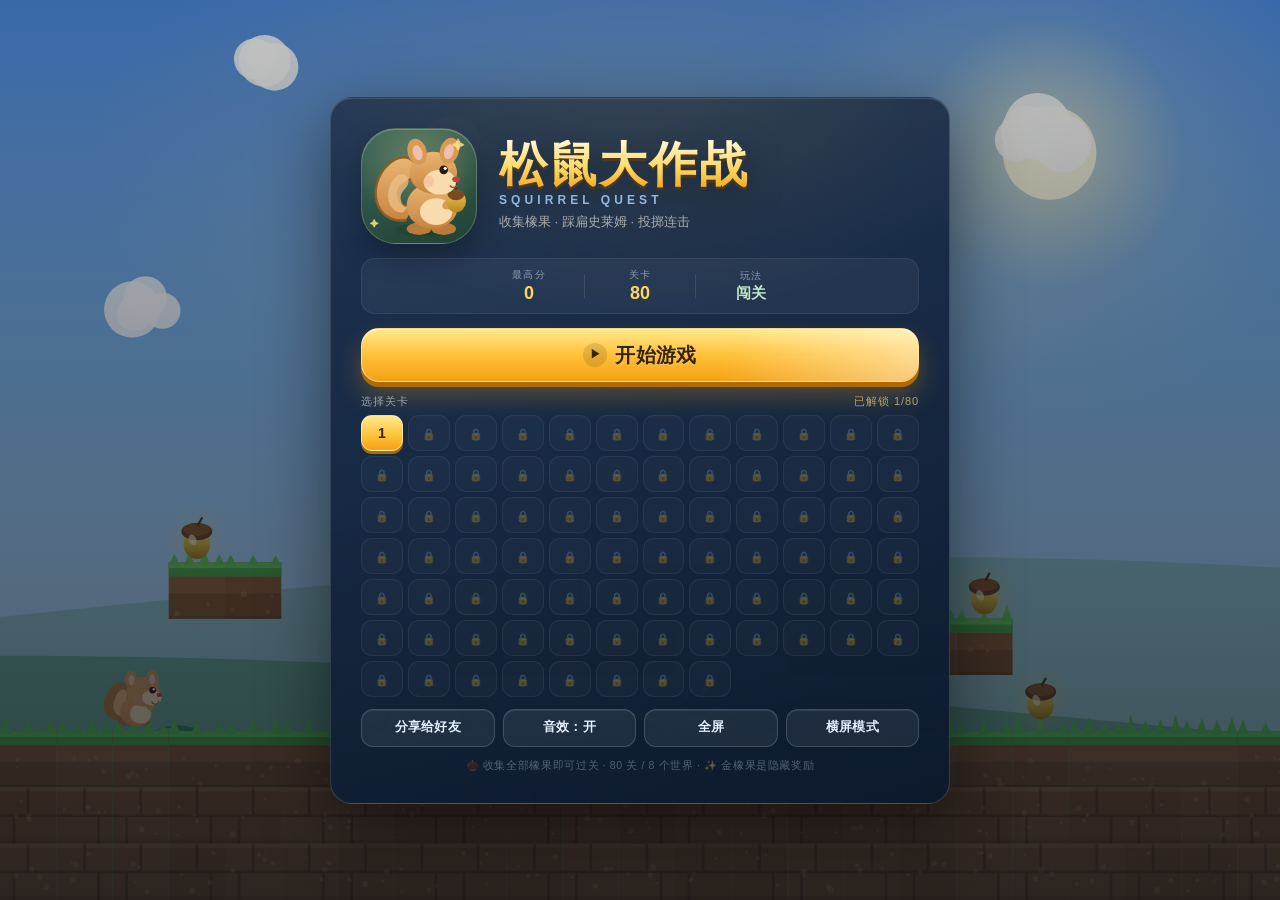
<file: web/index.html>
<!DOCTYPE html>
<html lang="zh-CN">
<head>
<meta charset="utf-8">
<meta name="viewport" content="width=device-width, initial-scale=1, maximum-scale=1, user-scalable=no, viewport-fit=cover">
<title>松鼠大作战 · Squirrel Quest</title>
<meta name="description" content="收集橡果、踩扁史莱姆、举起敌人投掷！一款可以在手机上玩的横版闯关小游戏。">
<meta name="theme-color" content="#5c8cdc">
<meta name="mobile-web-app-capable" content="yes">
<meta name="apple-mobile-web-app-capable" content="yes">
<meta name="apple-mobile-web-app-status-bar-style" content="black-translucent">
<meta name="apple-mobile-web-app-title" content="松鼠大作战">
<meta property="og:type" content="website">
<meta property="og:title" content="松鼠大作战 · Squirrel Quest">
<meta property="og:description" content="收集橡果、踩扁史莱姆、举起敌人投掷！来挑战我的分数吧。">
<meta property="og:image" content="https://squirrel.playkk.top/icons/share-card.png">
<meta property="og:url" content="https://squirrel.playkk.top/">
<link rel="canonical" href="https://squirrel.playkk.top/">
<meta property="og:image:width" content="1200">
<meta property="og:image:height" content="630">
<meta name="twitter:card" content="summary_large_image">
<link rel="manifest" href="manifest.webmanifest">
<link rel="icon" href="icons/icon.svg" type="image/svg+xml">
<link rel="icon" href="icons/icon-32.png" sizes="32x32" type="image/png">
<link rel="apple-touch-icon" href="icons/icon-180.png">
<link rel="stylesheet" href="style.css?v=7">
</head>
<body>
<div id="app">
  <canvas id="game" aria-label="松鼠大作战游戏画面"></canvas>
  <div id="damage-flash" aria-hidden="true"></div>

  <!-- ── 游戏内 HUD ─────────────────────────────────────── -->
  <header id="hud" class="is-hidden" aria-hidden="true">
    <div class="hud-group hud-left">
      <span class="hud-label">得分</span>
      <strong id="score" class="hud-score">0</strong>
    </div>
    <div class="hud-group hud-center">
      <span id="level" class="hud-level">第 1 关</span>
      <span class="acorn-chip"><span class="acorn-dot" aria-hidden="true"></span><span id="acorn-count">0/0</span></span>
      <span id="key-chip" class="key-chip is-hidden"><span class="key-dot" aria-hidden="true"></span><span id="key-count">0/0</span></span>
    </div>
    <div class="hud-group hud-right">
      <div id="hearts" class="hearts" role="img" aria-label="生命值 3"></div>
      <button id="btn-mute" class="icon-btn" type="button" aria-label="静音" aria-pressed="false">
        <svg viewBox="0 0 24 24" aria-hidden="true"><path class="ico-speaker" d="M4 9v6h4l5 4V5L8 9H4z"/><path class="ico-wave" d="M16 8.5c1 .9 1.5 2.1 1.5 3.5S17 14.6 16 15.5"/><path class="ico-wave" d="M18.5 6c1.7 1.6 2.5 3.6 2.5 6s-.8 4.4-2.5 6"/><path class="ico-x" d="M17 9l5 6M22 9l-5 6"/></svg>
      </button>
      <button id="btn-pause" class="icon-btn" type="button" aria-label="暂停">
        <svg viewBox="0 0 24 24" aria-hidden="true"><rect x="6" y="5" width="4" height="14" rx="1.5"/><rect x="14" y="5" width="4" height="14" rx="1.5"/></svg>
      </button>
    </div>
  </header>

  <!-- ── 触屏按键 ───────────────────────────────────────── -->
  <div id="touch-controls" class="is-hidden" aria-hidden="true">
    <div class="pad pad-left">
      <button class="ctrl-btn ctrl-left" data-control="left" type="button" aria-label="向左移动">◀</button>
      <button class="ctrl-btn ctrl-right" data-control="right" type="button" aria-label="向右移动">▶</button>
    </div>
    <div class="pad pad-right">
      <button class="ctrl-btn ctrl-action" data-control="action" type="button" aria-label="举起或投掷敌人">抓</button>
      <button class="ctrl-btn ctrl-jump" data-control="jump" type="button" aria-label="跳跃">跳</button>
    </div>
    <p class="pad-caption">左侧移动 · 右侧跳跃 · 抓 = 举起 / 投掷</p>
  </div>

  <!-- ── 第 1 关新手引导 ───────────────────────────────── -->
  <aside id="tutorial" class="tutorial is-hidden" aria-live="polite" aria-hidden="true">
    <div class="tutorial-head">
      <span class="tutorial-badge">新手引导</span>
      <span id="tutorial-progress" class="tutorial-progress">1/5</span>
      <button id="btn-tutorial-skip" class="tutorial-skip" type="button">跳过</button>
    </div>
    <p id="tutorial-text" class="tutorial-text"></p>
    <div id="tutorial-dots" class="tutorial-dots" aria-hidden="true"></div>
  </aside>

  <!-- ── 主菜单 ─────────────────────────────────────────── -->
  <section id="screen-menu" class="screen is-active" aria-label="主菜单">
    <div class="screen-card menu-card">
      <div class="logo-row">
        <div class="squirrel-badge" aria-hidden="true">
          <svg class="squirrel-svg" viewBox="0 0 120 120">
            <defs>
              <linearGradient id="furGrad" x1="0" y1="0" x2="0" y2="1">
                <stop offset="0" stop-color="#eab573"/><stop offset="1" stop-color="#c7843f"/>
              </linearGradient>
              <linearGradient id="acornGrad" x1="0" y1="0" x2="0" y2="1">
                <stop offset="0" stop-color="#e8c65a"/><stop offset="1" stop-color="#b8891f"/>
              </linearGradient>
            </defs>
            <ellipse cx="65" cy="106" rx="30" ry="7" fill="#1f3a24" opacity=".35"/>
            <path d="M46 96C12 100 5 59 27 38c16-15 33-7 29 8-4 12-20 10-18 24 1 10 9 14 16 12" fill="url(#furGrad)" stroke="#8f5c25" stroke-width="2.5" stroke-linecap="round"/>
            <path d="M43 88c-18 0-20-25-8-37 6-6 14-4 14 4 0 8-10 10-8 20 1 6 5 8 8 6" fill="#eec189" opacity=".75"/>
            <ellipse cx="60" cy="105" rx="13" ry="6.5" fill="#b97c3a"/>
            <ellipse cx="86" cy="105" rx="13" ry="6.5" fill="#b97c3a"/>
            <ellipse cx="74" cy="81" rx="27" ry="24" fill="url(#furGrad)"/>
            <ellipse cx="78" cy="87" rx="17" ry="14" fill="#f8dcae"/>
            <ellipse cx="92" cy="79" rx="8" ry="5" fill="#d99a52" transform="rotate(-24 92 79)"/>
            <ellipse cx="99" cy="76" rx="10.5" ry="11.5" fill="url(#acornGrad)"/>
            <path d="M90 68c5-5 13-5 18 0 0 4-4 7-9 7s-9-3-9-7z" fill="#7a4a1e"/>
            <path d="M99 63v-5" stroke="#5d3814" stroke-width="2.5" stroke-linecap="round"/>
            <ellipse cx="75" cy="46" rx="25" ry="22" fill="url(#furGrad)"/>
            <ellipse cx="58" cy="24" rx="10" ry="14" fill="#d99a52" transform="rotate(-16 58 24)"/>
            <ellipse cx="58.5" cy="25" rx="5" ry="8" fill="#f1bfae" transform="rotate(-16 58.5 25)"/>
            <ellipse cx="92" cy="23" rx="10" ry="14" fill="#d99a52" transform="rotate(16 92 23)"/>
            <ellipse cx="91.5" cy="24" rx="5" ry="8" fill="#f1bfae" transform="rotate(16 91.5 24)"/>
            <ellipse cx="82" cy="56" rx="17" ry="13" fill="#f8dcae"/>
            <circle cx="70" cy="55" r="6" fill="#f2a68f" opacity=".4"/>
            <circle cx="86" cy="43" r="4.6" fill="#2b1a0e"/>
            <circle cx="87.6" cy="41.4" r="1.7" fill="#fff"/>
            <ellipse cx="99" cy="53" rx="4" ry="3" fill="#b34a3c"/>
            <path d="M93 60c2 2 5 2 7 0" stroke="#8a5a2b" stroke-width="1.8" fill="none" stroke-linecap="round"/>
          </svg>
          <span class="badge-spark spark-1">✦</span>
          <span class="badge-spark spark-2">✦</span>
        </div>
        <div class="logo-text">
          <h1>松鼠大作战</h1>
          <p class="latin">SQUIRREL QUEST</p>
          <p class="tagline">收集橡果 · 踩扁史莱姆 · 投掷连击</p>
        </div>
      </div>

      <div id="challenge-banner" class="challenge is-hidden">
        <span class="challenge-icon" aria-hidden="true">🏆</span>
        <span>好友向你发起挑战：<strong id="challenge-score">0</strong> 分</span>
      </div>

      <div class="menu-stats">
        <div class="stat"><span>最高分</span><strong id="best-score">0</strong></div>
        <div class="stat-sep" aria-hidden="true"></div>
        <div class="stat"><span>关卡</span><strong>80</strong></div>
        <div class="stat-sep" aria-hidden="true"></div>
        <div class="stat"><span>玩法</span><strong class="stat-text">闯关</strong></div>
      </div>

      <button id="btn-start" class="btn btn-primary btn-lg btn-start" type="button">
        <span class="btn-start-icon" aria-hidden="true">▶</span>开始游戏
      </button>

      <div class="level-select-wrap">
        <div class="level-select-head">
          <span>选择关卡</span>
          <span id="level-progress" class="level-progress">已解锁 1/80</span>
        </div>
        <div id="level-select" class="level-select" role="group" aria-label="选择关卡"></div>
      </div>

      <p class="hint control-hint">手机：左侧移动 · 右侧跳跃 · 抓 = 举起 / 投掷</p>
      <p class="hint control-hint control-hint-desktop">键盘：← → 移动 · 空格跳跃 · F 举起 / 投掷 · ESC 暂停</p>

      <div class="menu-actions">
        <button id="btn-menu-share" class="btn btn-ghost" type="button">分享给好友</button>
        <button id="btn-menu-sound" class="btn btn-ghost" type="button" aria-pressed="false">音效：开</button>
        <button id="btn-fullscreen" class="btn btn-ghost" type="button">全屏</button>
        <button id="btn-landscape" class="btn btn-ghost" type="button">横屏模式</button>
        <button id="btn-install" class="btn btn-ghost is-hidden" type="button">安装到桌面</button>
      </div>

      <p class="footnote">🌰 收集全部橡果即可过关 · 80 关 / 8 个世界 · ✨ 金橡果是隐藏奖励</p>
    </div>
  </section>

  <!-- ── 暂停 ───────────────────────────────────────────── -->
  <section id="screen-pause" class="screen" aria-label="暂停">
    <div class="screen-card pause-card">
      <p class="eyebrow">PAUSED</p>
      <h2>暂停</h2>
      <p class="muted">松鼠也要喘口气～</p>
      <div class="btn-column">
        <button id="btn-resume" class="btn btn-primary btn-lg" type="button">继续游戏</button>
        <button id="btn-pause-share" class="btn btn-ghost" type="button">分享给好友</button>
        <button id="btn-pause-restart" class="btn btn-ghost" type="button">重新开始</button>
        <button id="btn-pause-menu" class="btn btn-ghost" type="button">回到主页</button>
      </div>
      <p class="hint tiny">按 ESC 或点击暂停键继续</p>
    </div>
  </section>

  <!-- ── 结算 ───────────────────────────────────────────── -->
  <section id="screen-result" class="screen" aria-label="关卡结算">
    <div class="screen-card result-card">
      <p id="result-eyebrow" class="eyebrow">LEVEL CLEAR</p>
      <h2 id="result-title">关卡完成！</h2>
      <div class="result-score">
        <span>本局得分</span>
        <strong id="result-score">0</strong>
      </div>
      <p id="result-detail" class="result-detail"></p>
      <div id="challenge-result" class="challenge is-hidden"></div>
      <p class="result-best">最高分 <strong id="result-best">0</strong></p>
      <div class="btn-column">
        <button id="btn-result-primary" class="btn btn-primary btn-lg" type="button">进入下一关</button>
        <button id="btn-result-share" class="btn btn-share" type="button">分享成绩</button>
        <button id="btn-result-menu" class="btn btn-ghost" type="button">回到主页</button>
      </div>
    </div>
  </section>

  <!-- ── 分享面板 ───────────────────────────────────────── -->
  <div id="share-modal" class="modal" role="dialog" aria-modal="true" aria-labelledby="share-title" aria-hidden="true">
    <div class="modal-card">
      <button id="btn-share-close" class="modal-close" type="button" aria-label="关闭">×</button>
      <h2 id="share-title">分享给好友</h2>
      <p class="muted share-sub">生成一张成绩卡，好友点开链接就能挑战你</p>
      <div class="share-preview">
        <div id="share-loading" class="share-loading">正在生成成绩卡…</div>
        <img id="share-image" alt="松鼠大作战成绩分享卡片" hidden>
      </div>
      <div class="share-url" id="share-url" tabindex="0"></div>
      <div class="btn-row">
        <button id="btn-share-native" class="btn btn-primary" type="button">分享</button>
        <button id="btn-share-download" class="btn btn-ghost" type="button">保存图片</button>
        <button id="btn-share-copy" class="btn btn-ghost" type="button">复制链接</button>
      </div>
      <p class="hint tiny">好友打开链接后，主页会显示你的挑战分数</p>
    </div>
  </div>

  <div id="toast" class="toast" role="status" aria-live="polite"></div>

  <div id="fatal" class="fatal is-hidden" role="alert">
    <strong>游戏遇到了问题</strong>
    <p id="fatal-message"></p>
    <button id="btn-fatal-reload" class="btn btn-ghost" type="button">重新加载</button>
  </div>
</div>

<noscript>
  <div class="noscript">请启用 JavaScript 后再开始游戏。</div>
</noscript>

<script src="engine.js?v=7"></script>
<script src="game.js?v=7"></script>
</body>
</html>
</file>
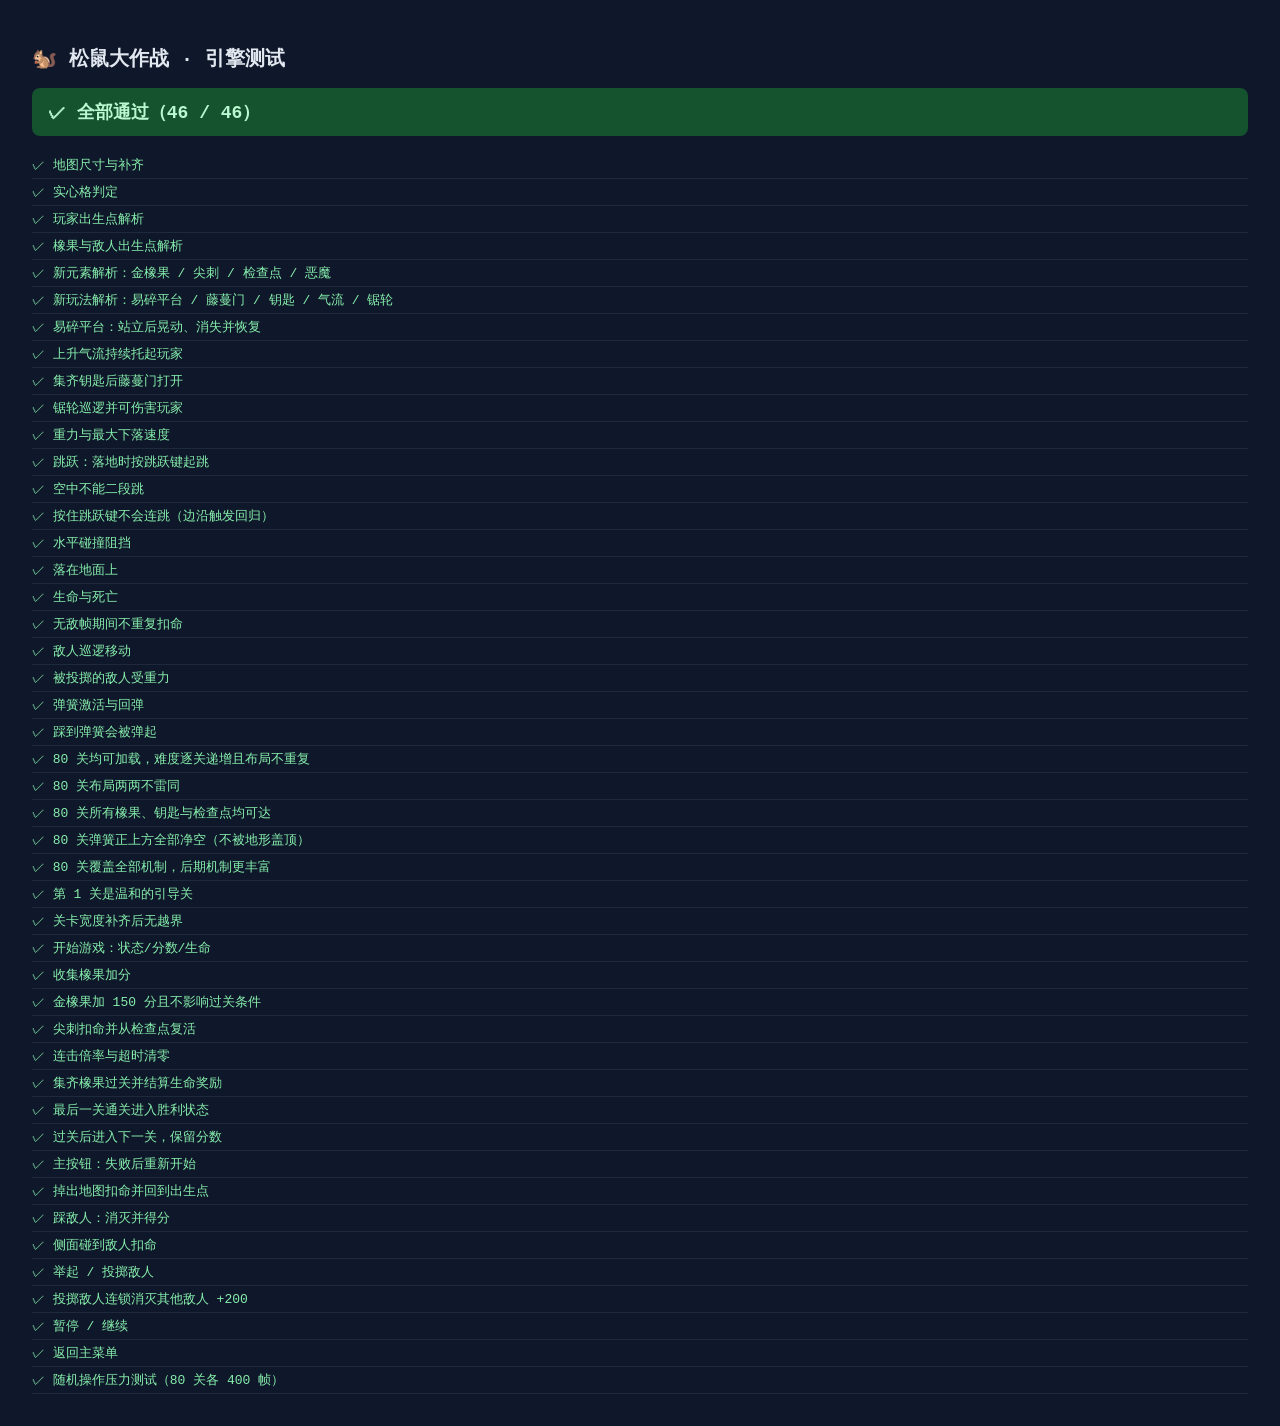
<file: web/test.html>
<!DOCTYPE html>
<html lang="zh-CN">
<head>
<meta charset="utf-8">
<title>松鼠大作战 · 引擎测试</title>
<style>
  body { font-family: ui-monospace, SFMono-Regular, Menlo, monospace; background: #0f172a; color: #e2e8f0; padding: 24px; }
  h1 { font-size: 20px; }
  #summary { font-size: 18px; padding: 12px 16px; border-radius: 8px; margin: 16px 0; font-weight: 700; }
  #summary.pass { background: #14532d; color: #bbf7d0; }
  #summary.fail { background: #7f1d1d; color: #fecaca; }
  .test { padding: 4px 0; border-bottom: 1px solid #1e293b; font-size: 13px; }
  .ok { color: #86efac; }
  .bad { color: #fca5a5; white-space: pre-wrap; }
  #failures .test { color: #fca5a5; }
</style>
</head>
<body data-status="running">
<h1>🐿️ 松鼠大作战 · 引擎测试</h1>
<div id="summary">运行中…</div>
<div id="tests"></div>
<div id="failures"></div>
<script src="engine.js"></script>
<script>
(function () {
  'use strict';
  const E = window.SquirrelEngine;
  const tests = [];
  const test = (name, fn) => tests.push({ name, fn });

  function assert(cond, msg) {
    if (!cond) throw new Error(msg || '断言失败');
  }
  function eq(a, b, msg) {
    if (a !== b) throw new Error((msg || '值不相等') + `（期望 ${b}，实际 ${a}）`);
  }
  function close(a, b, eps, msg) {
    if (Math.abs(a - b) > (eps == null ? 1e-6 : eps)) {
      throw new Error((msg || '数值不接近') + `（期望 ${b}，实际 ${a}）`);
    }
  }
  function makeSession(rows, opts) {
    opts = opts || {};
    const tm = new E.TileMap(rows);
    const s = new E.GameSession();
    s.tilemap = tm;
    s.player = opts.player || new E.Player(tm.playerSpawn.x, tm.playerSpawn.y);
    s.enemies = opts.enemies || tm.enemySpawns.map((p) => new E.Enemy(p.x, p.y));
    s.acorns = opts.acorns || tm.acorns.slice();
    s.goldenAcorns = opts.goldenAcorns || tm.goldenAcorns.slice();
    s.springs = tm.springs;
    s.hazards = tm.hazards;
    s.checkpoints = tm.checkpoints.map((c) => ({ x: c.x, y: c.y, active: false }));
    s.respawnPoint = { x: tm.playerSpawn.x, y: tm.playerSpawn.y };
    s.combo = 0;
    s.comboT = 0;
    s.state = E.GameState.PLAYING;
    s.cleared = false;
    return s;
  }

  // ─── TileMap ───
  test('地图尺寸与补齐', () => {
    const m = new E.TileMap(['        ', '   P    ', '  ===   ', '########']);
    eq(m.h, 4, '行数');
    eq(m.w, 8, '列数');
    eq(m.rows.every((r) => r.length === 8), true, '各行长度一致');
  });

  test('实心格判定', () => {
    const m = new E.TileMap(['        ', '   P    ', '  ===   ', '########']);
    assert(m.isSolid(0, 3), '# 是实心');
    assert(m.isSolid(2, 2), '= 是实心');
    assert(!m.isSolid(3, 1), '空格不是实心');
    assert(m.isSolid(-1, 0), '地图外视为实心');
  });

  test('玩家出生点解析', () => {
    const m = new E.TileMap(['        ', '   P    ', '  ===   ', '########']);
    eq(m.playerSpawn.x, 3 * E.TILE);
    eq(m.playerSpawn.y, 1 * E.TILE);
  });

  test('橡果与敌人出生点解析', () => {
    const m = new E.TileMap([' A  E ', ' #####']);
    eq(m.acorns.length, 1);
    eq(m.enemySpawns.length, 1);
    eq(m.acorns[0].x, E.TILE);
  });

  test('新元素解析：金橡果 / 尖刺 / 检查点 / 恶魔', () => {
    const m = new E.TileMap([' * ^ C D ', '########']);
    eq(m.goldenAcorns.length, 1);
    eq(m.goldenAcorns[0].value, 150);
    eq(m.hazards.length, 1);
    eq(m.checkpoints.length, 1);
    eq(m.enemySpawns.length, 1);
    eq(m.enemySpawns[0].type, 'demon');
    assert(m.goldenAcorns[0].golden, '应标记为金橡果');
  });

  test('新玩法解析：易碎平台 / 藤蔓门 / 钥匙 / 气流 / 锯轮', () => {
    const m = new E.TileMap([
      ' ~ L K W V v ',
      '#############',
    ]);
    eq(m.crumbles.length, 1);
    eq(m.gates.length, 1);
    eq(m.keys.length, 1);
    eq(m.winds.length, 1);
    eq(m.saws.length, 2);
    eq(m.saws[0].axis, 'x');
    eq(m.saws[1].axis, 'y');
    eq(m.crumbStateAt(1, 0), 'idle');
    assert(m.isSolid(3, 0), '藤蔓门关闭时应为实心');
    m.gateOpen = true;
    assert(!m.isSolid(3, 0), '藤蔓门打开后应可通行');
  });

  test('易碎平台：站立后晃动、消失并恢复', () => {
    const m = new E.TileMap([
      '     ',
      ' ~~  ',
      '#####',
    ]);
    const p = new E.Player(45, 2);
    p.onGround = true;
    eq(m.crumbStateAt(1, 1), 'idle');
    m.updateCrumbles(p);
    eq(m.crumbStateAt(1, 1), 'shaking');
    for (let i = 0; i < 34; i++) m.updateCrumbles(p);
    eq(m.crumbStateAt(1, 1), 'gone');
    assert(!m.isSolid(1, 1), '消失期间不再实心');
    for (let i = 0; i < 130; i++) m.updateCrumbles(p);
    eq(m.crumbStateAt(1, 1), 'idle');
    assert(m.isSolid(1, 1), '恢复后重新实心');
  });

  test('上升气流持续托起玩家', () => {
    const m = new E.TileMap([
      ' W ',
      ' W ',
      ' W ',
      '###',
    ]);
    const p = new E.Player(E.TILE + 3, 75);
    p.update({}, m);
    eq(p.vy, -4.6);
    assert(p.y < 75, '应被气流向上推');
  });

  test('集齐钥匙后藤蔓门打开', () => {
    const s = makeSession([
      ' K L P',
      '######',
    ]);
    s.keys = s.tilemap.keys.map((k) => ({ x: k.x, y: k.y, collected: false }));
    eq(s.keys.length, 1);
    assert(s.tilemap.isSolid(3, 0), '开门前门是实心的');
    s.player.x = s.keys[0].x + 5;
    s.player.y = s.keys[0].y + 5;
    s.update({});
    assert(s.keys[0].collected, '碰到钥匙应收集');
    assert(s.tilemap.gateOpen, '集齐钥匙后大门打开');
    assert(!s.tilemap.isSolid(3, 0), '开门后可以通行');
  });

  test('锯轮巡逻并可伤害玩家', () => {
    const s = makeSession([
      ' A P   ',
      ' V     ',
      '#######',
    ]);
    s.saws = s.tilemap.saws;
    eq(s.saws.length, 1);
    const x0 = s.saws[0].curX;
    s.update({});
    assert(Math.abs(s.saws[0].curX - x0) > 0.01, '锯轮应移动');
    s.player.invincible = 0;
    s.player.lives = 3;
    s.player.x = s.saws[0].curX + 4;
    s.player.y = s.saws[0].curY + 4;
    const before = s.player.lives;
    s.update({});
    eq(s.player.lives, before - 1, '碰到锯轮应扣命');
  });

  // ─── 物理 ───
  test('重力与最大下落速度', () => {
    const p = new E.Player(20, 20);
    p.applyGravity();
    assert(p.vy > 0);
    p.vy = 100;
    p.applyGravity();
    eq(p.vy, E.MAX_FALL);
  });

  test('跳跃：落地时按跳跃键起跳', () => {
    const tm = new E.TileMap(['    ', '####']);
    const p = new E.Player(20, 0);
    for (let i = 0; i < 30; i++) p.update({}, tm);
    assert(p.onGround, '应落地');
    p.update({ jump: true }, tm);
    assert(p.didJump, '应触发起跳');
    assert(p.vy < 0, '垂直速度为负');
  });

  test('空中不能二段跳', () => {
    const tm = new E.TileMap(['      ', '      ', '######']);
    const p = new E.Player(20, 0);
    p.update({ jump: true }, tm); // 空中，不应起跳
    assert(!p.didJump, '空中不应起跳');
  });

  test('按住跳跃键不会连跳（边沿触发回归）', () => {
    const tm = new E.TileMap(['      ', '      ', '######']);
    const p = new E.Player(20, 0);
    for (let i = 0; i < 30; i++) p.update({}, tm);
    assert(p.onGround, '应落地');
    p.update({ jump: true }, tm);
    assert(p.didJump, '按下应起跳');
    // 一直按住直到重新落地：期间不应再次起跳（修复前会落地自动连跳）
    let rejumps = 0;
    for (let i = 0; i < 120; i++) {
      p.update({ jump: true }, tm);
      if (p.didJump) rejumps++;
    }
    eq(rejumps, 0, '按住不放不应再次起跳');
    assert(p.onGround, '120 帧后应已落地');
    // 松开后重新按下，可以正常再跳
    for (let i = 0; i < 5; i++) p.update({}, tm);
    p.update({ jump: true }, tm);
    assert(p.didJump, '重新按下应能起跳');
  });

  test('水平碰撞阻挡', () => {
    const tm = new E.TileMap(['####', '####']);
    const p = new E.Player(10, 10);
    p.vx = 5;
    p.moveAndCollide(tm);
    assert(p.x < 20, '应被砖块挡住');
  });

  test('落在地面上', () => {
    const tm = new E.TileMap(['    ', '====']);
    const p = new E.Player(20, 8);
    p.applyGravity();
    p.moveAndCollide(tm);
    assert(p.onGround, '应站在地面');
  });

  test('生命与死亡', () => {
    const p = new E.Player(20, 20);
    p.lives = 3;
    p.die();
    eq(p.lives, 2);
    p.invincible = 0;
    p.lives = 0;
    p.die();
    assert(p.dead, '生命为负时死亡');
  });

  test('无敌帧期间不重复扣命', () => {
    const p = new E.Player(20, 20);
    p.die();
    const lives = p.lives;
    const lost = p.die();
    eq(lost, false);
    eq(p.lives, lives);
  });

  // ─── 敌人 / 弹簧 ───
  test('敌人巡逻移动', () => {
    const tm = new E.TileMap(['          ', '##########']);
    const e = new E.Enemy(40, 8);
    const x0 = e.x;
    e.update(tm);
    assert(e.x !== x0, '敌人应移动');
  });

  test('被投掷的敌人受重力', () => {
    const tm = new E.TileMap(['   ', '###']);
    const e = new E.Enemy(20, 8);
    e.thrown = true;
    e.vy = -10;
    e.update(tm);
    assert(e.vy > -10, '重力应使 vy 增大');
  });

  test('弹簧激活与回弹', () => {
    const s = new E.Spring(40, 40);
    eq(s.anim, 0);
    s.activate();
    eq(s.anim, 8);
    s.update();
    eq(s.anim, 7);
  });

  test('踩到弹簧会被弹起', () => {
    // S 位于第 1 行，下方第 2 行是平台
    const session = makeSession([
      '     ',
      '  S  ',
      '#####',
    ]);
    const sp = session.springs[0];
    session.player.x = sp.x + 3;
    session.player.y = sp.rect.top - session.player.h + 2;
    session.player.vy = 2;
    session.update({});
    assert(session.player.vy < -10, '应被弹起，实际 vy=' + session.player.vy);
    assert(sp.anim > 0, '弹簧动画应激活');
  });

  // ─── 关卡 ───
  test('80 关均可加载，难度逐关递增且布局不重复', () => {
    eq(E.LEVEL_NAMES.length, 80, '关卡总数');
    let prevAcorns = 0;
    let prevEnemies = 0;
    const names = new Set();
    const layouts = new Set();
    for (let i = 1; i <= 80; i++) {
      const m = E.loadLevel(i);
      assert(m.acorns.length >= 5, `第 ${i} 关橡果数量不足`);
      assert(m.enemySpawns.length >= 1, `第 ${i} 关敌人数量不足`);
      assert(m.acorns.length >= prevAcorns, `第 ${i} 关橡果应不少于上一关`);
      assert(m.enemySpawns.length >= prevEnemies, `第 ${i} 关敌人应不少于上一关`);
      assert(m.playerSpawn, '缺少出生点');
      const name = E.LEVEL_NAMES[i - 1];
      assert(name && !names.has(name), `第 ${i} 关名称重复或为空：${name}`);
      names.add(name);
      layouts.add(m.rows.join('\n'));
      prevAcorns = m.acorns.length;
      prevEnemies = m.enemySpawns.length;
    }
    eq(names.size, 80, '80 关名称应全部不同');
    eq(layouts.size, 80, '80 关布局应全部不同');
  });

  test('80 关布局两两不雷同', () => {
    // 与引擎内一致的行模式指纹：去行尾空格、忽略整行同色的地面/砖行
    const fp = (rows) => {
      const counts = new Map();
      for (const raw of rows) {
        const r = raw.replace(/\s+$/g, '');
        if (!r || /^(.)\1*$/.test(r)) continue;
        counts.set(r, (counts.get(r) || 0) + 1);
      }
      return counts;
    };
    const jac = (a, b) => {
      let inter = 0;
      let union = 0;
      for (const k of new Set([...a.keys(), ...b.keys()])) {
        const x = a.get(k) || 0;
        const y = b.get(k) || 0;
        inter += Math.min(x, y);
        union += Math.max(x, y);
      }
      return union === 0 ? 0 : inter / union;
    };
    const fps = [];
    for (let i = 1; i <= 80; i++) fps.push(fp(E.loadLevel(i).rows));
    for (let i = 0; i < 80; i++) {
      for (let j = i + 1; j < 80; j++) {
        const sim = jac(fps[i], fps[j]);
        assert(sim < 0.5, `第 ${i + 1} 关与第 ${j + 1} 关布局过于相似（${sim.toFixed(2)}）`);
      }
    }
  });

  test('80 关所有橡果、钥匙与检查点均可达', () => {
    // 以可站立格为节点做 BFS，边规则与生成器的跳跃约束一致：
    // 平地/下落 ≤5 格，升 1 ≤5、升 2 ≤4、升 3 ≤2；弹簧可升 8 格；气流柱内自由爬升。
    const hopOK = (rise, gap) =>
      rise <= 1 ? gap <= 5 : rise === 2 ? gap <= 4 : rise === 3 ? gap <= 2 : false;
    const reach = (m, gateOpen) => {
      m.gateOpen = gateOpen;
      const isW = (x, y) => m.tileType(x, y) === 'W';
      const stand = (x, y) => {
        if (x < 0 || x >= m.w || y < 0 || y >= m.h) return false;
        const c = m.tileType(x, y);
        if (c === '^' || m.isSolid(x, y)) return false;
        if (c === 'S') return true;
        return m.isSolid(x, y + 1);
      };
      const isNode = (x, y) => stand(x, y) || isW(x, y);
      const sx = Math.floor(m.playerSpawn.x / E.TILE);
      const sy = Math.floor(m.playerSpawn.y / E.TILE);
      const seen = new Set([sx + ',' + sy]);
      const q = [[sx, sy]];
      while (q.length) {
        const [x, y] = q.pop();
        const onSpring = m.tileType(x, y) === 'S';
        // 弹簧的正上方净空：被地形盖顶的弹簧跳不高
        let springRise = 8;
        if (onSpring) {
          springRise = 0;
          for (let d = 1; d <= 8 && !m.isSolid(x, y - d); d++) springRise = d;
        }
        for (let dx = -5; dx <= 5; dx++) {
          for (let dy = -12; dy <= 10; dy++) {
            const nx = x + dx;
            const ny = y + dy;
            if (!isNode(nx, ny)) continue;
            const rise = y - ny;
            const gap = Math.abs(dx);
            let ok;
            if (isW(x, y)) ok = (nx === x) || (rise <= 1 && gap <= 2);
            else if (onSpring) ok = rise <= springRise && gap <= 3;
            else ok = hopOK(Math.max(0, rise), gap);
            if (!ok) continue;
            const k = nx + ',' + ny;
            if (!seen.has(k)) { seen.add(k); q.push([nx, ny]); }
          }
        }
      }
      return (px, py) => {
        const x = Math.floor(px / E.TILE);
        const y = Math.floor(py / E.TILE);
        return seen.has(x + ',' + y) || seen.has(x + ',' + (y + 1)) || seen.has(x + ',' + (y - 1));
      };
    };
    for (let i = 1; i <= 80; i++) {
      // 门关着时钥匙必须可达；门开了（集齐钥匙）其余收集品必须可达
      const hitKeys = reach(E.loadLevel(i), false);
      for (const k of E.loadLevel(i).keys) {
        assert(hitKeys(k.x, k.y), `第 ${i} 关钥匙不可达`);
      }
      const m = E.loadLevel(i);
      const hit = reach(m, true);
      for (const a of m.acorns) assert(hit(a.x, a.y), `第 ${i} 关橡果 (${a.x / E.TILE | 0},${a.y / E.TILE | 0}) 不可达`);
      for (const a of m.goldenAcorns) assert(hit(a.x, a.y), `第 ${i} 关金橡果不可达`);
      for (const c of m.checkpoints) assert(hit(c.x, c.y), `第 ${i} 关检查点不可达`);
    }
  });

  test('80 关弹簧正上方全部净空（不被地形盖顶）', () => {
    // 弹簧升限约 8 格：通道里有实心地形就会撞头，弹簧形同虚设
    for (let i = 1; i <= 80; i++) {
      const m = E.loadLevel(i);
      for (const s of m.springs) {
        const sx = Math.floor(s.x / E.TILE);
        const sy = Math.floor(s.y / E.TILE);
        let clear = 0;
        for (let d = 1; d <= 8 && !m.isSolid(sx, sy - d); d++) clear = d;
        assert(clear >= 8, `第 ${i} 关弹簧 (${sx},${sy}) 上方净空仅 ${clear} 格`);
      }
    }
  });

  test('80 关覆盖全部机制，后期机制更丰富', () => {
    const all = new Set();
    let early = 0;
    let late = 0;
    for (let i = 1; i <= 80; i++) {
      const m = E.loadLevel(i);
      const set = [];
      if (m.crumbles.length) set.push('~');
      if (m.keys.length) set.push('K');
      if (m.winds.length) set.push('W');
      if (m.saws.length) set.push('V');
      if (m.springs.length) set.push('S');
      if (m.hazards.length >= 4) set.push('^');
      // 前 3 关是纯跳跃的入门段（第 1 关带引导），之后每关都要有标志性机制。
      if (i > 3) assert(set.length > 0, `第 ${i} 关缺少标志性玩法`);
      for (const ch of set) all.add(ch);
      if (i <= 10) early += set.length;
      if (i >= 71) late += set.length;
    }
    for (const ch of ['~', 'K', 'W', 'V', 'S', '^']) {
      assert(all.has(ch), `机制 ${ch} 未在任何关卡出现`);
    }
    assert(late > early, `最后 10 关的机制应比前 10 关更丰富（${late} vs ${early}）`);
  });

  test('第 1 关是温和的引导关', () => {
    const m = E.loadLevel(1);
    assert(m.acorns.length >= 5 && m.acorns.length <= 10, '第 1 关橡果数量应适中');
    assert(m.enemySpawns.length >= 1 && m.enemySpawns.length <= 3, '第 1 关敌人不宜过多');
    eq(m.keys.length, 0, '引导关不应有钥匙门');
    eq(m.winds.length, 0, '引导关不应有气流');
    eq(m.saws.length, 0, '引导关不应有锯轮');
    eq(m.hazards.length, 0, '引导关不应有尖刺');
  });

  test('关卡宽度补齐后无越界', () => {
    for (let i = 1; i <= 80; i++) {
      const m = E.loadLevel(i);
      for (let y = 0; y < m.h; y++) eq(m.rows[y].length, m.w);
      m.isSolid(m.w + 5, m.h + 5);
    }
  });

  // ─── 游戏会话 ───
  test('开始游戏：状态/分数/生命', () => {
    const s = new E.GameSession();
    eq(s.state, E.GameState.MENU);
    s.start();
    eq(s.state, E.GameState.PLAYING);
    eq(s.level, 1);
    eq(s.score, 0);
    eq(s.player.lives, 3);
  });

  test('收集橡果加分', () => {
    const s = new E.GameSession();
    s.start();
    const a = s.acorns[0];
    s.player.x = a.x + 2;
    s.player.y = a.y + 2;
    s.player.vy = 0;
    s.update({});
    assert(a.collected, '橡果应被收集');
    eq(s.score, 50);
    assert(s.events.some((e) => e.type === 'sound' && e.name === 'acorn'));
  });

  test('金橡果加 150 分且不影响过关条件', () => {
    const s = makeSession(['*       ', '########'], {
      player: new E.Player(2, 2),
      enemies: [],
      acorns: [new E.Acorn(600, 0)],
    });
    s.update({});
    eq(s.goldenCollected(), 1);
    eq(s.score, 150);
    eq(s.state, E.GameState.PLAYING, '普通橡果未收集，不应过关');
  });

  test('尖刺扣命并从检查点复活', () => {
    const s = makeSession([' C     ^ ', '##########'], {
      player: new E.Player(42, 2),
      enemies: [],
      acorns: [new E.Acorn(900, 0)],
    });
    s.update({});
    const cp = s.checkpoints[0];
    assert(cp.active, '触碰后检查点应激活');
    eq(s.respawnPoint.x, cp.x);

    // 传送到尖刺上，确认掉命并回到检查点
    s.player.x = 7 * E.TILE + 4;
    s.player.y = 2;
    s.player.vy = 0;
    s.player.invincible = 0;
    s.update({});
    eq(s.player.lives, 2);
    eq(s.player.x, cp.x);
    eq(s.player.y, cp.y);
  });

  test('连击倍率与超时清零', () => {
    const s = new E.GameSession();
    s.start();
    s._registerKill(100, 0, 0, '#fff');
    eq(s.combo, 1);
    eq(s.score, 100);
    s._registerKill(100, 0, 0, '#fff');
    eq(s.combo, 2);
    eq(s.score, 300);
    s.comboT = 1;
    s.update({});
    eq(s.combo, 0, '连击超时应清零');
  });

  test('集齐橡果过关并结算生命奖励', () => {
    const s = new E.GameSession();
    s.start();
    s.player.lives = 2;
    for (const a of s.acorns) a.collected = true;
    const last = s.acorns[0];
    const before = s.acorns.filter((a) => a.collected).length;
    // 取消最后一个的收集状态，让本帧真正触发通关
    last.collected = false;
    s.player.x = last.x;
    s.player.y = last.y;
    s.update({});
    assert(last.collected);
    eq(s.state, E.GameState.LEVEL_CLEAR);
    eq(s.score, 50 + 2 * 500);
  });

  test('最后一关通关进入胜利状态', () => {
    const s = new E.GameSession();
    s.start();
    s.level = s.maxLevel;
    s._buildLevel();
    s.state = E.GameState.PLAYING;
    for (const a of s.acorns) a.collected = true;
    s.update({});
    eq(s.state, E.GameState.VICTORY);
  });

  test('过关后进入下一关，保留分数', () => {
    const s = new E.GameSession();
    s.start();
    s.score = 1234;
    s.player.lives = 3;
    for (const a of s.acorns) a.collected = true;
    s.update({});
    eq(s.state, E.GameState.LEVEL_CLEAR);
    const score = s.score;
    s.nextLevel();
    eq(s.level, 2);
    eq(s.state, E.GameState.PLAYING);
    eq(s.score, score);
    eq(s.player.lives, 3, '新关卡生命重置');
    assert(s.acorns.every((a) => !a.collected), '新关卡橡果重置');
  });

  test('主按钮：失败后重新开始', () => {
    const s = new E.GameSession();
    s.start();
    s.player.lives = 0;
    s.player.invincible = 0;
    s.player.die();
    eq(s.state, E.GameState.PLAYING); // 尚未 update，状态未同步
    s.update({});
    eq(s.state, E.GameState.GAME_OVER);
    s.primaryAction();
    eq(s.state, E.GameState.PLAYING);
    eq(s.level, 1);
    eq(s.score, 0);
    eq(s.player.lives, 3);
  });

  test('掉出地图扣命并回到出生点', () => {
    const s = new E.GameSession();
    s.start();
    s.player.y = s.tilemap.pixelH + 500;
    s.player.x = 100;
    s.update({});
    eq(s.player.lives, 2);
    assert(Math.abs(s.player.y - s.tilemap.playerSpawn.y) < 100, '应回到出生点附近');
  });

  test('踩敌人：消灭并得分', () => {
    const s = makeSession([
      '        ',
      '        ',
      '   E    ',
      '########',
    ], { acorns: [new E.Acorn(700, 0)] });
    // 玩家从上方落下，本帧与敌人只有浅重叠（<20px）才算踩踏
    s.player.x = 40;
    s.player.y = 46;
    s.player.vy = 8;
    s.enemies[0].x = 42;
    s.enemies[0].y = 86;
    s.enemies[0].vx = 0;
    s.update({});
    eq(s.enemies.length, 0, '敌人应被消灭');
    eq(s.score, 100);
    assert(s.player.vy < 0, '踩踏后应弹起');
  });

  test('侧面碰到敌人扣命', () => {
    const s = makeSession([
      '        ',
      '        ',
      '   E    ',
      '########',
    ], { acorns: [new E.Acorn(0, 0)] });
    s.acorns[0].collected = true;
    s.player.x = 40;
    s.player.y = 118;
    s.player.vy = 0;
    s.enemies[0].x = 42;
    s.enemies[0].y = 118;
    s.enemies[0].vx = 0;
    s.update({});
    eq(s.player.lives, 2);
  });

  test('举起 / 投掷敌人', () => {
    const s = makeSession([
      '        ',
      '        ',
      '   E    ',
      '########',
    ], { acorns: [new E.Acorn(700, 0)] });
    s.player.x = 40;
    s.player.y = 116;
    s.enemies[0].x = 60;
    s.enemies[0].y = 118;
    const ok = s.action();
    assert(ok, '应成功举起');
    assert(s.player.holdingItem, '手中应有敌人');
    eq(s.enemies.length, 0, '被举起的敌人离开场景');
    // 举起的敌人跟随头顶
    s.update({});
    assert(Math.abs(s.player.holdingItem.x - (s.player.x + 1)) < 1.5, '被举敌人跟随玩家');
    assert(s.player.holdingItem.y < s.player.y, '在头顶');
    // 投掷
    const ok2 = s.action();
    assert(ok2, '应成功投掷');
    eq(s.enemies.length, 1, '敌人被抛出');
    assert(s.player.holdingItem === null);
    assert(s.enemies[0].thrown, '处于投掷状态');
    assert(s.enemies[0].vx > 0, '朝右飞行');
  });

  test('投掷敌人连锁消灭其他敌人 +200', () => {
    const s = makeSession([
      '          ',
      '          ',
      '          ',
      '##########',
    ], { acorns: [new E.Acorn(700, 0)] });
    s.player.x = 10;
    s.player.y = 20;
    // 两个敌人在空中重叠，避免“落地即结束投掷”干扰本用例
    const a = new E.Enemy(200, 40);
    const b = new E.Enemy(210, 40);
    a.thrown = true;
    a.vx = 0;
    a.vy = 0;
    b.vx = 0;
    b.vy = 0;
    s.enemies = [a, b];
    s.update({});
    eq(s.enemies.length, 1, '一个敌人被消灭');
    eq(s.score, 200);
  });

  test('暂停 / 继续', () => {
    const s = new E.GameSession();
    s.start();
    s.pause();
    eq(s.state, E.GameState.PAUSED);
    const x = s.player.x;
    s.update({ right: true });
    eq(s.player.x, x, '暂停时不应更新');
    s.resume();
    eq(s.state, E.GameState.PLAYING);
  });

  test('返回主菜单', () => {
    const s = new E.GameSession();
    s.start();
    s.score = 999;
    s.toMenu();
    eq(s.state, E.GameState.MENU);
    eq(s.score, 0);
  });

  // ─── 模糊测试：随机输入不应崩溃 ───
  test('随机操作压力测试（80 关各 400 帧）', () => {
    let seed = 20261103;
    const rand = () => {
      seed = (seed * 1664525 + 1013904223) >>> 0;
      return seed / 4294967296;
    };
    for (let level = 1; level <= 80; level++) {
      const s = new E.GameSession();
      s.start();
      s.level = level;
      s._buildLevel();
      s.state = E.GameState.PLAYING;
      s.score = 0;
      for (let i = 0; i < 400; i++) {
        if (s.state !== E.GameState.PLAYING) break;
        const input = {
          left: rand() < 0.25,
          right: rand() < 0.45,
          jump: rand() < 0.35,
        };
        if (rand() < 0.03) s.action();
        s.update(input);
        assert(Number.isFinite(s.player.x) && Number.isFinite(s.player.y), '玩家坐标应有限');
        assert(s.player.lives >= -1, '生命值异常');
        assert(['playing', 'level_clear', 'game_over', 'victory'].includes(s.state), '状态异常: ' + s.state);
      }
    }
  });

  // ─── 运行 ───
  const results = [];
  let passed = 0;
  for (const t of tests) {
    try {
      t.fn();
      passed++;
      results.push(`<div class="test ok">✓ ${t.name}</div>`);
    } catch (err) {
      results.push(`<div class="test bad">✗ ${t.name}<br>${String(err && err.stack || err)}</div>`);
    }
  }
  const failed = tests.length - passed;
  document.body.dataset.status = failed ? 'fail' : 'pass';
  document.body.dataset.passed = String(passed);
  document.body.dataset.failed = String(failed);
  const summary = document.getElementById('summary');
  summary.className = failed ? 'fail' : 'pass';
  summary.textContent = failed
    ? `✗ ${failed} 个失败 / ${tests.length} 个测试`
    : `✓ 全部通过（${passed} / ${tests.length}）`;
  document.getElementById('tests').innerHTML = results.join('');
  document.getElementById('failures').textContent = failed ? '请查看上方红色用例。' : '';
  document.title = failed ? `FAIL ${failed}/${tests.length}` : `PASS ${passed}/${tests.length}`;
})();
</script>
</body>
</html>
</file>
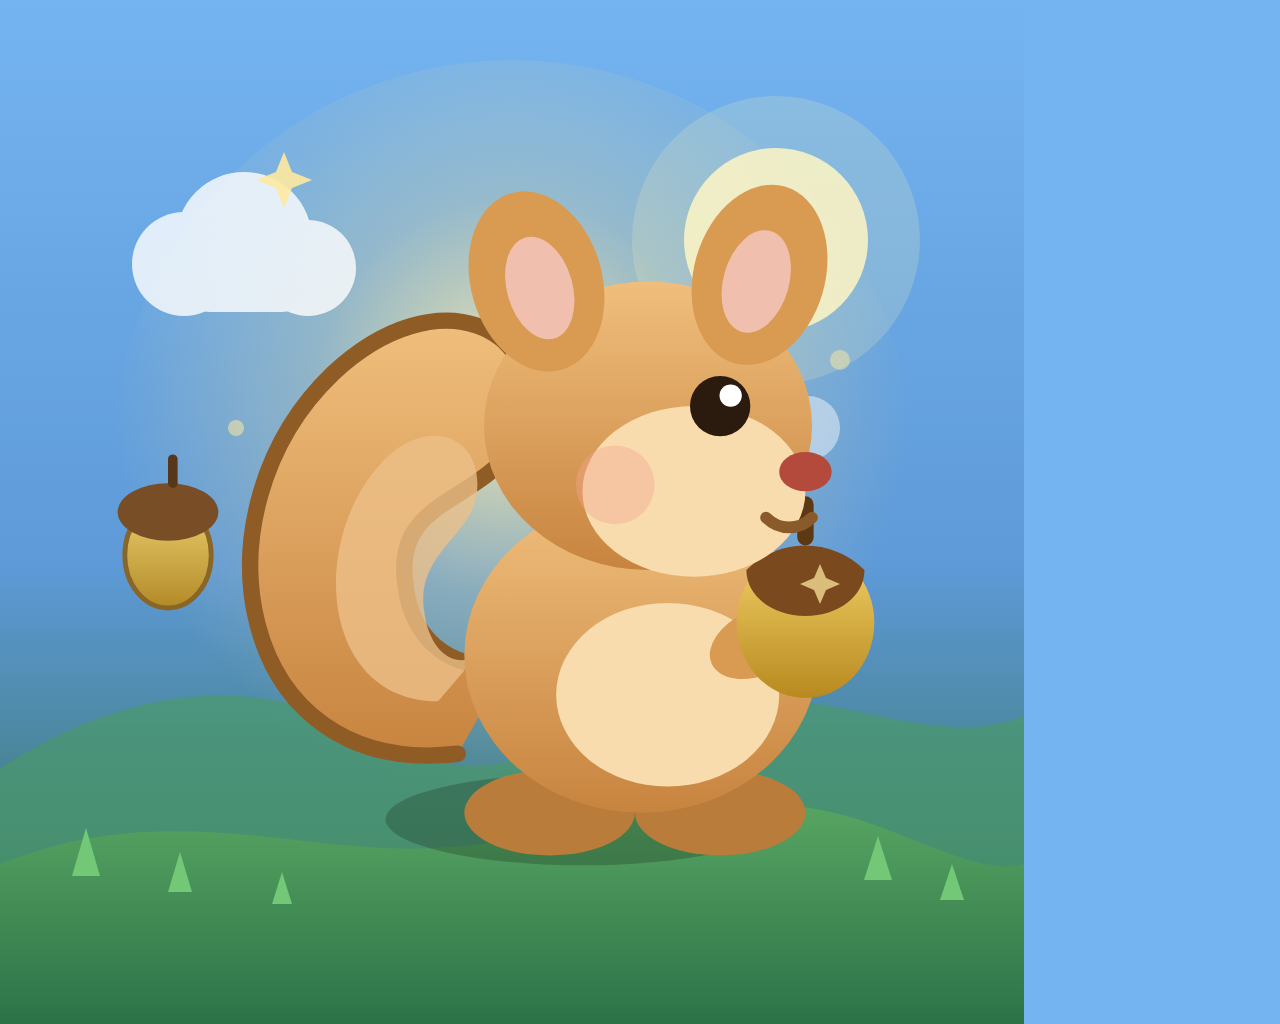
<file: web/tools/icon.html>
<!DOCTYPE html>
<html lang="zh-CN">
<head>
<meta charset="utf-8">
<title>icon rasterizer</title>
<style>
  html, body { margin: 0; padding: 0; width: 1024px; height: 1024px; overflow: hidden; background: #74b4f0; }
  img { display: block; width: 1024px; height: 1024px; }
</style>
</head>
<body><img src="../icons/icon.svg" alt=""></body>
</html>
</file>
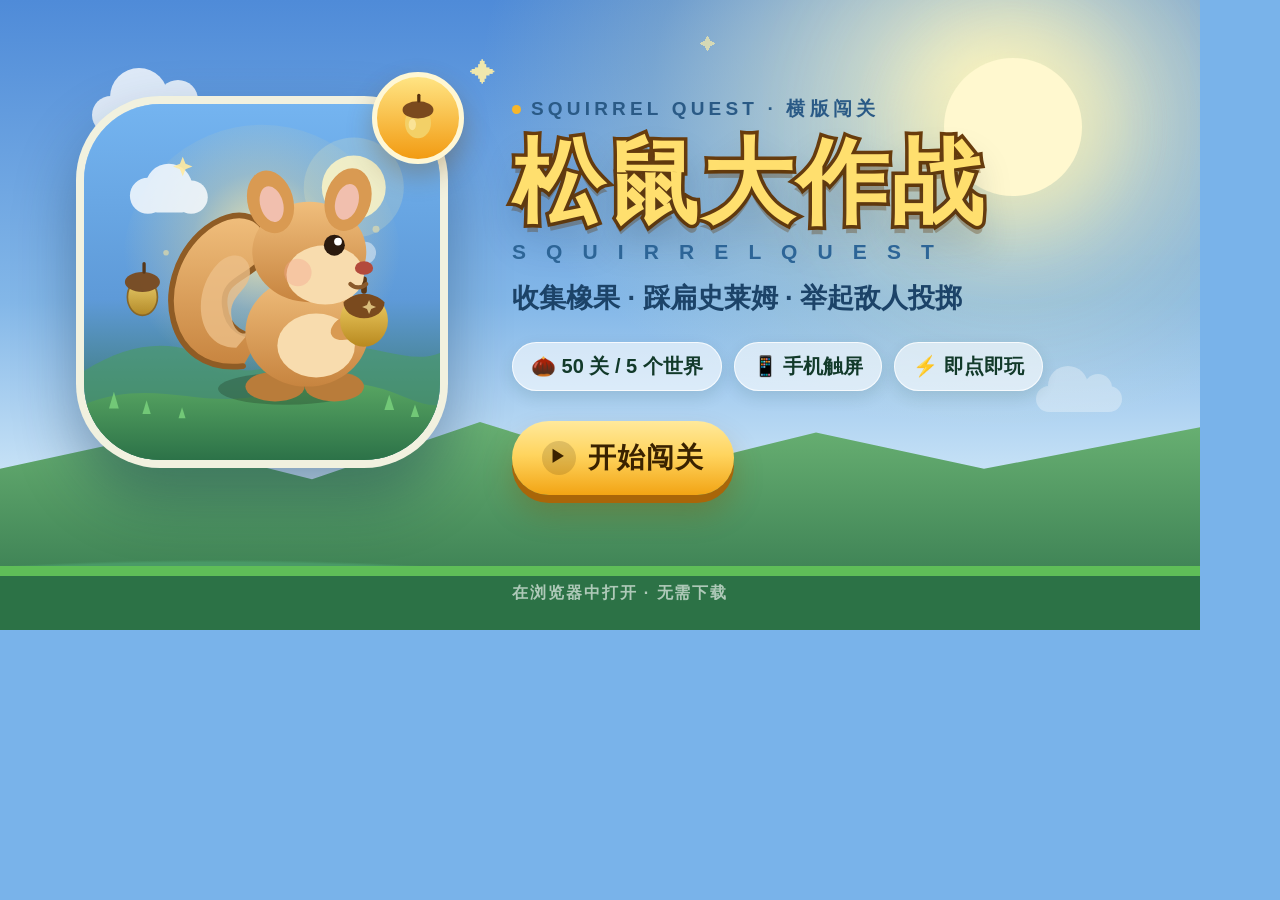
<file: web/tools/share-card.html>
<!DOCTYPE html>
<html lang="zh-CN">
<head>
<meta charset="utf-8">
<title>share card</title>
<style>
  * { box-sizing: border-box; }
  html, body {
    margin: 0; padding: 0; width: 1200px; height: 630px; overflow: hidden;
    font-family: "PingFang SC", "Hiragino Sans GB", "Microsoft YaHei", "Noto Sans SC", sans-serif;
    background: #79b3ea;
  }
  .card {
    position: relative; width: 1200px; height: 630px; overflow: hidden;
    background:
      radial-gradient(60% 80% at 82% 12%, rgba(255,250,205,.85), rgba(255,242,165,.18) 46%, transparent 70%),
      linear-gradient(180deg, #4f8bd8 0%, #83b7e8 48%, #cfe7f8 78%, #eaf7fd 100%);
  }
  .sun {
    position: absolute; right: 118px; top: 58px; width: 138px; height: 138px;
    border-radius: 50%; background: #fff8cf;
    box-shadow: 0 0 70px 34px rgba(255, 244, 178, .55), 0 0 160px 80px rgba(255, 240, 170, .22);
  }
  .cloud { position: absolute; background: #fff; border-radius: 999px; opacity: .8; }
  .cloud::before, .cloud::after {
    content: ""; position: absolute; border-radius: 50%; background: #fff;
  }
  .cloud.c1 { left: 92px; top: 96px; width: 120px; height: 38px; }
  .cloud.c1::before { width: 58px; height: 58px; left: 18px; top: -28px; }
  .cloud.c1::after { width: 40px; height: 40px; left: 66px; top: -16px; }
  .cloud.c2 { right: 78px; top: 386px; width: 86px; height: 26px; opacity: .32; }
  .cloud.c2::before { width: 40px; height: 40px; left: 12px; top: -20px; }
  .cloud.c2::after { width: 28px; height: 28px; left: 48px; top: -12px; }

  .hills {
    position: absolute; left: 0; right: 0; bottom: 0; height: 260px;
    background:
      radial-gradient(120% 100% at 18% 120%, #4a9a67 0 46%, transparent 47%),
      radial-gradient(140% 100% at 78% 130%, #3d8a5b 0 52%, transparent 53%),
      linear-gradient(180deg, #77c07c, #2f724b);
    clip-path: polygon(0 38%, 12% 26%, 26% 42%, 40% 20%, 54% 40%, 68% 24%, 82% 38%, 100% 22%, 100% 100%, 0 100%);
  }
  .ground {
    position: absolute; left: 0; right: 0; bottom: 0; height: 64px;
    background: linear-gradient(180deg, #5fbe58 0 10px, #2c7246 10px 100%);
  }

  .badge {
    position: absolute; left: 76px; top: 96px; width: 372px; height: 372px;
    border-radius: 84px; overflow: hidden;
    border: 8px solid rgba(255, 248, 222, .9);
    box-shadow: 0 30px 60px rgba(15, 47, 78, .38), inset 0 0 0 2px rgba(255,255,255,.4);
    background: #74b4f0;
  }
  .badge img { width: 100%; height: 100%; display: block; }
  .badge-float {
    position: absolute; left: 372px; top: 72px; width: 92px; height: 92px;
    border-radius: 50%; background: linear-gradient(180deg, #ffe483, #f29b12);
    border: 5px solid #fff7d4;
    box-shadow: 0 12px 26px rgba(120, 70, 0, .3);
    display: grid; place-items: center;
  }
  .badge-float svg { width: 52px; height: 52px; }

  .copy { position: absolute; left: 512px; top: 96px; width: 610px; }
  .eyebrow {
    display: inline-flex; align-items: center; gap: 10px;
    font-size: 19px; font-weight: 800; letter-spacing: .22em;
    color: #2a5a86; text-transform: uppercase;
  }
  .eyebrow span.dot { width: 9px; height: 9px; border-radius: 50%; background: #f6b62a; }
  h1 {
    margin: 14px 0 0;
    font-size: 92px; line-height: 1.02; letter-spacing: .03em; font-weight: 900;
    color: #ffdf6e;
    -webkit-text-stroke: 7px #6a3d0d;
    paint-order: stroke fill;
    text-shadow: 0 8px 0 rgba(94, 52, 6, .32), 0 22px 34px rgba(24, 46, 74, .25);
  }
  .latin {
    margin: 10px 0 0; font-size: 21px; font-weight: 800; letter-spacing: .34em; color: #2d6597;
  }
  .tagline {
    margin: 16px 0 0; font-size: 27px; font-weight: 700; color: #1c4368;
  }
  .chips { display: flex; gap: 12px; margin-top: 26px; flex-wrap: wrap; }
  .chip {
    display: inline-flex; align-items: center; gap: 8px;
    padding: 10px 18px; border-radius: 999px;
    font-size: 20px; font-weight: 700; color: #123a2a;
    background: rgba(255, 255, 255, .6);
    border: 1.5px solid rgba(255, 255, 255, .8);
    box-shadow: 0 6px 16px rgba(20, 60, 40, .12);
  }
  .chip svg { width: 22px; height: 22px; }
  .cta {
    display: inline-flex; align-items: center; gap: 12px;
    margin-top: 30px; padding: 18px 30px; border-radius: 999px;
    background: linear-gradient(180deg, #ffe99b 0%, #ffd45e 46%, #f2a414 100%);
    box-shadow: 0 8px 0 #a96609, 0 18px 30px rgba(130, 76, 0, .3);
    font-size: 28px; font-weight: 900; color: #3a2200;
    letter-spacing: .04em;
  }
  .cta .play {
    width: 34px; height: 34px; border-radius: 50%; display: grid; place-items: center;
    background: rgba(58, 36, 0, .16); font-size: 16px;
  }
  .foot {
    position: absolute; left: 512px; bottom: 26px;
    font-size: 16px; font-weight: 700; letter-spacing: .12em;
    color: rgba(255, 255, 255, .62);
  }
  .stars { position: absolute; color: #fff0a8; }
  .stars.s1 { left: 470px; top: 58px; font-size: 26px; opacity: .9; }
  .stars.s2 { left: 700px; top: 36px; font-size: 16px; opacity: .65; }
</style>
</head>
<body>
<div class="card">
  <div class="sun"></div>
  <div class="cloud c1"></div>
  <div class="cloud c2"></div>
  <div class="hills"></div>
  <div class="ground"></div>

  <div class="badge"><img src="../icons/icon.svg" alt="松鼠大作战图标"></div>
  <div class="badge-float" aria-hidden="true">
    <svg viewBox="0 0 64 64" fill="none">
      <ellipse cx="32" cy="38" rx="16" ry="19" fill="#f3d067"/>
      <ellipse cx="32" cy="22" rx="19" ry="10.5" fill="#7a4a1e"/>
      <path d="M33 11V4" stroke="#56320f" stroke-width="4" stroke-linecap="round"/>
      <ellipse cx="25" cy="40" rx="4.5" ry="7" fill="#fff3bd" opacity=".55"/>
    </svg>
  </div>

  <div class="copy">
    <div class="eyebrow"><span class="dot"></span>SQUIRREL QUEST · 横版闯关</div>
    <h1>松鼠大作战</h1>
    <p class="latin">S Q U I R R E L   Q U E S T</p>
    <p class="tagline">收集橡果 · 踩扁史莱姆 · 举起敌人投掷</p>
    <div class="chips">
      <span class="chip">🌰 50 关 / 5 个世界</span>
      <span class="chip">📱 手机触屏</span>
      <span class="chip">⚡ 即点即玩</span>
    </div>
    <div class="cta"><span class="play">▶</span>开始闯关</div>
  </div>

  <div class="foot">在浏览器中打开 · 无需下载</div>
  <span class="stars s1">✦</span>
  <span class="stars s2">✦</span>
</div>
</body>
</html>
</file>
<file: web/style.css>
/* ═══════════════════════════════════════════════════════════
   松鼠大作战 · 手机优先样式
   ═══════════════════════════════════════════════════════════ */

:root {
  --ink: #fff8e8;
  --ink-dim: #b9c8dd;
  --gold: #ffd45e;
  --gold-deep: #f3a712;
  --green: #61d47a;
  --green-deep: #2d9d4f;
  --sky: #5c8cdc;
  --navy: #0c1a2e;
  --panel: rgba(15, 29, 51, 0.94);
  --panel-line: rgba(255, 255, 255, 0.14);
  --radius: 22px;
  --safe-top: env(safe-area-inset-top, 0px);
  --safe-right: env(safe-area-inset-right, 0px);
  --safe-bottom: env(safe-area-inset-bottom, 0px);
  --safe-left: env(safe-area-inset-left, 0px);
  --font: -apple-system, BlinkMacSystemFont, "PingFang SC", "Hiragino Sans GB",
          "Microsoft YaHei", "Noto Sans SC", "Segoe UI", Roboto, sans-serif;
}

*,
*::before,
*::after {
  box-sizing: border-box;
  -webkit-tap-highlight-color: transparent;
}

html,
body {
  height: 100%;
  margin: 0;
  padding: 0;
}

body {
  position: fixed;
  inset: 0;
  overflow: hidden;
  background: #0a1526;
  color: var(--ink);
  font-family: var(--font);
  overscroll-behavior: none;
  -webkit-user-select: none;
  user-select: none;
  -webkit-text-size-adjust: 100%;
}

#app {
  position: relative;
  width: 100%;
  height: 100vh;
  height: 100dvh;
  overflow: hidden;
  isolation: isolate;
}

/* ── 假横屏：竖屏窗口内把整页旋转 90°
   （iOS / 微信内置浏览器等无法锁定屏幕方向时的兜底横屏方案） ── */
body.fake-landscape #app {
  position: fixed;
  top: 50%;
  left: 50%;
  width: 100vh;
  height: 100vw;
  transform: translate(-50%, -50%) rotate(90deg);
  transform-origin: center center;
}

button {
  font-family: inherit;
  border: 0;
  cursor: pointer;
  color: inherit;
  background: none;
  touch-action: manipulation;
}

.is-hidden { display: none !important; }

/* ── 画布 ─────────────────────────────────────────────── */
#game {
  position: absolute;
  inset: 0;
  display: block;
  width: 100%;
  height: 100%;
  touch-action: none;
  background: #7fb0e6;
}

body.is-touch.is-portrait #game {
  height: 58%;
  border-bottom: 1px solid rgba(0, 0, 0, 0.28);
}

/* 竖屏操作台延伸为整块森林背景，菜单/结算时下方不至于露出一块死黑 */
body.is-touch.is-portrait #app::before {
  content: "";
  position: absolute;
  left: 0;
  right: 0;
  bottom: 0;
  height: 42%;
  z-index: 0;
  pointer-events: none;
  background:
    radial-gradient(120% 90% at 50% 0%, rgba(110, 196, 122, 0.3), transparent 62%),
    linear-gradient(180deg, #274a30 0%, #182f21 58%, #0d1c14 100%);
}

#damage-flash {
  position: absolute;
  inset: 0;
  z-index: 13;
  pointer-events: none;
  opacity: 0;
  background: radial-gradient(ellipse at center, transparent 35%, rgba(255, 40, 60, 0.5) 100%);
  transition: opacity 0.12s ease-out;
}
#damage-flash.is-on { opacity: 1; transition-duration: 0.02s; }

/* ── HUD ──────────────────────────────────────────────── */
#hud {
  position: absolute;
  z-index: 12;
  top: calc(8px + var(--safe-top));
  left: calc(8px + var(--safe-left));
  right: calc(8px + var(--safe-right));
  max-width: 920px;
  margin: 0 auto;
  display: flex;
  align-items: center;
  justify-content: space-between;
  gap: 10px;
  padding: 7px 9px 7px 14px;
  border: 1px solid rgba(255, 255, 255, 0.16);
  border-radius: 16px;
  background: linear-gradient(180deg, rgba(10, 23, 43, 0.82), rgba(10, 23, 43, 0.62));
  box-shadow: 0 8px 26px rgba(6, 18, 38, 0.28);
  -webkit-backdrop-filter: blur(10px);
  backdrop-filter: blur(10px);
  color: var(--ink);
  font-variant-numeric: tabular-nums;
  pointer-events: none;
  transition: opacity 0.2s ease;
}
body.is-touch.is-portrait #hud { max-width: none; }

.hud-group {
  display: flex;
  align-items: center;
  gap: 8px;
  min-width: 0;
}
.hud-left { flex: 0 0 auto; }
.hud-center { flex: 1 1 auto; justify-content: center; white-space: nowrap; }
.hud-right { flex: 0 0 auto; }

.hud-label {
  font-size: 10px;
  letter-spacing: 0.14em;
  color: rgba(255, 248, 232, 0.62);
}

.hud-score {
  font-size: clamp(16px, 4vw, 20px);
  font-weight: 800;
  color: var(--gold);
  text-shadow: 0 1px 0 rgba(0, 0, 0, 0.35);
}

.hud-level {
  font-size: clamp(12px, 3.2vw, 15px);
  font-weight: 700;
  color: #d8ecff;
}

.acorn-chip {
  display: inline-flex;
  align-items: center;
  gap: 5px;
  padding: 2px 9px 2px 6px;
  border-radius: 999px;
  background: rgba(255, 212, 94, 0.12);
  border: 1px solid rgba(255, 212, 94, 0.26);
  color: var(--gold);
  font-size: clamp(12px, 3.2vw, 15px);
  font-weight: 700;
}
.acorn-dot {
  width: 11px;
  height: 12px;
  border-radius: 45% 45% 50% 50%;
  background: linear-gradient(180deg, #7a4a1e 0 36%, #d4af37 36% 100%);
  box-shadow: inset 0 1px 0 rgba(255, 255, 255, 0.45);
}

.key-chip {
  display: inline-flex;
  align-items: center;
  gap: 5px;
  margin-left: 5px;
  padding: 2px 9px 2px 6px;
  border-radius: 999px;
  background: rgba(126, 240, 176, 0.12);
  border: 1px solid rgba(126, 240, 176, 0.3);
  color: #9ff0c0;
  font-size: clamp(12px, 3.2vw, 15px);
  font-weight: 700;
}
.key-dot {
  position: relative;
  width: 9px;
  height: 9px;
  border: 2px solid #ffd76a;
  border-radius: 50%;
}
.key-dot::after {
  content: '';
  position: absolute;
  left: 5px;
  top: 1px;
  width: 8px;
  height: 2px;
  border-radius: 1px;
  background: #ffd76a;
  box-shadow: 6px 2px 0 -0.5px #ffd76a;
}

.hearts {
  display: flex;
  align-items: center;
  gap: 1px;
  font-size: clamp(15px, 4vw, 18px);
  line-height: 1;
  letter-spacing: 0;
}
.heart {
  color: #ff5d6c;
  text-shadow: 0 0 8px rgba(255, 70, 100, 0.55), 0 1px 0 rgba(0, 0, 0, 0.35);
  transition: color 0.2s ease, opacity 0.2s ease;
}
.heart.is-lost {
  color: rgba(255, 255, 255, 0.16);
  text-shadow: none;
}
.heart.is-gaining { animation: heart-pop 0.4s ease; }

.icon-btn {
  width: 34px;
  height: 34px;
  flex: 0 0 auto;
  display: inline-flex;
  align-items: center;
  justify-content: center;
  border-radius: 11px;
  background: rgba(255, 255, 255, 0.1);
  border: 1px solid rgba(255, 255, 255, 0.14);
  color: #edf5ff;
  pointer-events: auto;
  transition: background 0.15s ease, transform 0.1s ease;
}
.icon-btn:hover { background: rgba(255, 255, 255, 0.18); }
.icon-btn:active { transform: scale(0.9); }
.icon-btn svg { width: 18px; height: 18px; fill: currentColor; }
.icon-btn .ico-wave,
.icon-btn .ico-x {
  fill: none;
  stroke: currentColor;
  stroke-width: 2;
  stroke-linecap: round;
}
#btn-mute.is-muted .ico-wave { display: none; }
#btn-mute:not(.is-muted) .ico-x { display: none; }

/* ── 触屏按键 ─────────────────────────────────────────── */
#touch-controls {
  position: absolute;
  z-index: 11;
  left: 0;
  right: 0;
  bottom: 0;
  display: flex;
  align-items: flex-end;
  justify-content: space-between;
  padding: 0 calc(16px + var(--safe-right)) calc(16px + var(--safe-bottom)) calc(16px + var(--safe-left));
  pointer-events: none;
  transition: opacity 0.18s ease;
}

.pad {
  display: flex;
  align-items: flex-end;
  gap: 12px;
  pointer-events: none;
}
.pad-right { align-items: flex-end; }

.ctrl-btn {
  pointer-events: auto;
  position: relative;
  width: clamp(62px, 13vh, 88px);
  height: clamp(62px, 13vh, 88px);
  display: inline-flex;
  align-items: center;
  justify-content: center;
  border-radius: 50%;
  border: 2px solid rgba(255, 255, 255, 0.38);
  background: linear-gradient(180deg, rgba(255, 255, 255, 0.28), rgba(255, 255, 255, 0.1));
  box-shadow: 0 6px 18px rgba(8, 22, 40, 0.25), inset 0 1px 0 rgba(255, 255, 255, 0.4);
  color: #fff;
  font-family: var(--font);
  font-size: clamp(24px, 4.2vh, 32px);
  font-weight: 900;
  line-height: 1;
  text-shadow: 0 2px 0 rgba(0, 0, 0, 0.18);
  -webkit-user-select: none;
  user-select: none;
  touch-action: none;
  transition: transform 0.08s ease, background 0.12s ease, box-shadow 0.12s ease;
}
.ctrl-btn::after {
  content: "";
  position: absolute;
  inset: 7%;
  border-radius: 50%;
  border: 1px solid rgba(255, 255, 255, 0.14);
  pointer-events: none;
}
.ctrl-btn.is-pressed {
  transform: scale(0.91);
  box-shadow: 0 2px 8px rgba(8, 22, 40, 0.3), inset 0 2px 8px rgba(0, 0, 0, 0.16);
}
/* 新手引导：脉冲高亮当前要按的按钮 */
.ctrl-btn.is-hint::before {
  content: "";
  position: absolute;
  inset: -7px;
  border-radius: 50%;
  border: 3px solid rgba(255, 222, 120, 0.95);
  animation: ctrl-hint 1.15s ease-in-out infinite;
  pointer-events: none;
}
@keyframes ctrl-hint {
  0%, 100% { transform: scale(1); opacity: 0.4; }
  50% { transform: scale(1.12); opacity: 1; }
}

.ctrl-jump {
  width: clamp(70px, 15vh, 98px);
  height: clamp(70px, 15vh, 98px);
  font-size: clamp(26px, 4.8vh, 36px);
  background: linear-gradient(180deg, #7ee88c 0%, #45c764 50%, #2c9b48 100%);
  border-color: rgba(220, 255, 225, 0.62);
  box-shadow: 0 6px 0 #1f7135, 0 12px 24px rgba(20, 90, 40, 0.35), inset 0 1px 0 rgba(255, 255, 255, 0.5);
  text-shadow: 0 2px 0 rgba(0, 0, 0, 0.22);
}
.ctrl-jump.is-pressed {
  box-shadow: 0 2px 0 #1f7135, 0 4px 10px rgba(20, 90, 40, 0.35);
}

.ctrl-action {
  width: clamp(58px, 12vh, 80px);
  height: clamp(58px, 12vh, 80px);
  font-size: clamp(21px, 3.6vh, 28px);
  color: #3a2200;
  background: linear-gradient(180deg, #ffe483 0%, #ffc23d 48%, #f29b12 100%);
  border-color: rgba(255, 235, 180, 0.72);
  box-shadow: 0 6px 0 #a96500, 0 12px 22px rgba(140, 80, 0, 0.3), inset 0 1px 0 rgba(255, 255, 255, 0.55);
  text-shadow: 0 1px 0 rgba(255, 255, 255, 0.4);
  margin-bottom: clamp(26px, 6vh, 54px);
}
.ctrl-action.is-pressed {
  box-shadow: 0 2px 0 #a96500, 0 4px 10px rgba(140, 80, 0, 0.3);
}
.ctrl-action.is-ready {
  animation: ready-pulse 1s ease-in-out infinite;
}
.ctrl-action.is-ready::before {
  content: "";
  position: absolute;
  inset: -7px;
  border-radius: 50%;
  border: 2px dashed rgba(255, 226, 120, 0.8);
  animation: spin 8s linear infinite;
}

.pad-caption {
  display: none;
  position: absolute;
  top: 3.2vh;
  left: 50%;
  transform: translateX(-50%);
  margin: 0;
  white-space: nowrap;
  font-size: clamp(10px, 2.8vw, 13px);
  color: rgba(232, 246, 235, 0.55);
  letter-spacing: 0.05em;
}

/* 竖屏：画面上 58%，下方是操作台 */
body.is-touch.is-portrait #touch-controls {
  top: auto;
  height: 42%;
  align-items: flex-end;
  padding: 0 5vw calc(20px + var(--safe-bottom));
  background:
    radial-gradient(120% 90% at 50% 0%, rgba(110, 196, 122, 0.3), transparent 62%),
    linear-gradient(180deg, #274a30 0%, #182f21 58%, #0d1c14 100%);
  border-top: 1px solid rgba(255, 255, 255, 0.1);
  box-shadow: 0 -14px 34px rgba(0, 0, 0, 0.3);
}
body.is-touch.is-portrait .pad { gap: 4vw; }
body.is-touch.is-portrait .ctrl-btn {
  width: clamp(64px, 19vw, 104px);
  height: clamp(64px, 19vw, 104px);
  font-size: clamp(24px, 6vw, 32px);
}
body.is-touch.is-portrait .ctrl-jump {
  width: clamp(74px, 22vw, 116px);
  height: clamp(74px, 22vw, 116px);
  font-size: clamp(26px, 7vw, 36px);
}
body.is-touch.is-portrait .ctrl-action {
  width: clamp(62px, 17vw, 96px);
  height: clamp(62px, 17vw, 96px);
  font-size: clamp(21px, 5.4vw, 28px);
  margin-bottom: 6vw;
}
body.is-touch.is-portrait .pad-caption { display: block; }

/* 横屏很矮时，按钮下移并稍微缩小，避免挡住画面中心 */
@media (orientation: landscape) and (max-height: 420px) {
  #touch-controls { padding-bottom: calc(10px + var(--safe-bottom)); }
  .ctrl-btn { width: 60px; height: 60px; font-size: 24px; }
  .ctrl-jump { width: 68px; height: 68px; font-size: 27px; }
  .ctrl-action { width: 56px; height: 56px; margin-bottom: 30px; }
}

/* ── 第 1 关新手引导 ──────────────────────────────────── */
.tutorial {
  position: absolute;
  z-index: 13;
  top: calc(62px + var(--safe-top));
  left: 50%;
  transform: translateX(-50%);
  width: min(460px, calc(100% - 24px - var(--safe-left) - var(--safe-right)));
  padding: 9px 12px 10px;
  border-radius: 16px;
  border: 1px solid rgba(255, 212, 94, 0.42);
  background:
    radial-gradient(120% 140% at 12% 0%, rgba(255, 212, 94, 0.16), transparent 58%),
    linear-gradient(180deg, rgba(15, 29, 51, 0.95), rgba(11, 23, 42, 0.9));
  box-shadow: 0 12px 32px rgba(4, 14, 30, 0.4), inset 0 1px 0 rgba(255, 255, 255, 0.12);
  -webkit-backdrop-filter: blur(10px);
  backdrop-filter: blur(10px);
  color: var(--ink);
  pointer-events: none;
  animation: tutorial-in 0.24s ease both;
}
.tutorial-head {
  display: flex;
  align-items: center;
  gap: 8px;
}
.tutorial-badge {
  display: inline-flex;
  align-items: center;
  padding: 2px 8px;
  border-radius: 999px;
  background: rgba(255, 212, 94, 0.16);
  border: 1px solid rgba(255, 212, 94, 0.36);
  color: var(--gold);
  font-size: 10px;
  font-weight: 800;
  letter-spacing: 0.12em;
}
.tutorial-progress {
  font-size: 11px;
  font-weight: 700;
  font-variant-numeric: tabular-nums;
  color: rgba(255, 248, 232, 0.58);
}
.tutorial-skip {
  pointer-events: auto;
  margin-left: auto;
  padding: 2px 9px;
  border-radius: 999px;
  border: 1px solid rgba(255, 255, 255, 0.2);
  background: rgba(255, 255, 255, 0.06);
  color: rgba(232, 244, 255, 0.75);
  font-family: var(--font);
  font-size: 11px;
  font-weight: 700;
  cursor: pointer;
}
.tutorial-skip:hover { background: rgba(255, 255, 255, 0.14); color: #fff; }
.tutorial-text {
  margin: 7px 0 0;
  font-size: clamp(12.5px, 3.4vw, 14px);
  font-weight: 600;
  line-height: 1.48;
  letter-spacing: 0.01em;
}
.tutorial-dots {
  display: flex;
  gap: 5px;
  margin-top: 8px;
}
.tutorial-dot {
  width: 7px;
  height: 7px;
  border-radius: 50%;
  background: rgba(255, 255, 255, 0.18);
  transition: background 0.18s ease, transform 0.18s ease;
}
.tutorial-dot.is-done { background: var(--green); }
.tutorial-dot.is-active { background: var(--gold); transform: scale(1.32); }
@keyframes tutorial-in {
  from { opacity: 0; transform: translate(-50%, -6px); }
  to { opacity: 1; transform: translate(-50%, 0); }
}

body.is-touch.is-portrait .tutorial {
  top: calc(60px + var(--safe-top));
  width: calc(100% - 20px);
}
@media (orientation: landscape) and (max-height: 420px) {
  .tutorial { top: calc(54px + var(--safe-top)); padding: 7px 10px 8px; }
  .tutorial-text { margin-top: 5px; font-size: 12px; }
}

/* ── 通用按钮 / 卡片 ──────────────────────────────────── */
.btn {
  position: relative;
  display: inline-flex;
  align-items: center;
  justify-content: center;
  gap: 8px;
  min-height: 44px;
  padding: 10px 18px;
  border-radius: 999px;
  font-family: var(--font);
  font-size: 15px;
  font-weight: 800;
  letter-spacing: 0.02em;
  line-height: 1.2;
  border: 1px solid transparent;
  transition: transform 0.1s ease, box-shadow 0.1s ease, background 0.15s ease;
  -webkit-user-select: none;
  user-select: none;
}
.btn:active { transform: translateY(2px) scale(0.99); }
.btn:focus-visible,
.icon-btn:focus-visible,
.ctrl-btn:focus-visible {
  outline: 3px solid rgba(255, 224, 120, 0.8);
  outline-offset: 3px;
}

.btn-primary {
  color: #3a2400;
  background: linear-gradient(180deg, #ffe98f 0%, #ffc53f 45%, #f5a012 100%);
  border-color: rgba(255, 241, 190, 0.65);
  box-shadow: 0 5px 0 #b06a00, 0 14px 26px rgba(250, 170, 30, 0.28), inset 0 1px 0 rgba(255, 255, 255, 0.6);
  text-shadow: 0 1px 0 rgba(255, 255, 255, 0.35);
}
.btn-primary:active {
  box-shadow: 0 2px 0 #b06a00, 0 6px 12px rgba(250, 170, 30, 0.24);
}

.btn-share {
  color: #eafcff;
  background: linear-gradient(180deg, #63c7ff 0%, #2f9be8 60%, #1f7fc8 100%);
  border-color: rgba(190, 235, 255, 0.5);
  box-shadow: 0 5px 0 #14639f, 0 12px 22px rgba(30, 130, 200, 0.28), inset 0 1px 0 rgba(255, 255, 255, 0.4);
}
.btn-share:active { box-shadow: 0 2px 0 #14639f, 0 5px 10px rgba(30, 130, 200, 0.26); }

.btn-ghost {
  color: #e7f0ff;
  background: rgba(255, 255, 255, 0.07);
  border-color: rgba(255, 255, 255, 0.16);
  box-shadow: inset 0 1px 0 rgba(255, 255, 255, 0.08);
}
.btn-ghost:hover { background: rgba(255, 255, 255, 0.13); }

.btn-lg {
  width: 100%;
  min-height: 54px;
  padding: 14px 22px;
  font-size: 18px;
  border-radius: 18px;
}

.btn-row {
  display: flex;
  flex-wrap: wrap;
  gap: 10px;
  margin-top: 14px;
}
.btn-row .btn { flex: 1 1 120px; }

.btn-column {
  display: flex;
  flex-direction: column;
  gap: 10px;
  margin-top: 18px;
}

.screen {
  position: absolute;
  inset: 0;
  z-index: 20;
  display: none;
  align-items: center;
  justify-content: center;
  padding: calc(12px + var(--safe-top)) calc(12px + var(--safe-right)) calc(12px + var(--safe-bottom)) calc(12px + var(--safe-left));
  background:
    radial-gradient(90% 70% at 50% 12%, rgba(32, 68, 112, 0.35), transparent 70%),
    linear-gradient(180deg, rgba(5, 14, 28, 0.44), rgba(5, 14, 28, 0.76));
}
.screen.is-active {
  display: flex;
  animation: screen-in 0.26s ease both;
}
#screen-menu {
  background:
    radial-gradient(70% 55% at 50% 18%, rgba(255, 196, 70, 0.12), transparent 62%),
    linear-gradient(180deg, rgba(5, 14, 28, 0.24), rgba(5, 14, 28, 0.7));
}

.screen-card {
  position: relative;
  width: min(600px, 100%);
  min-width: 0;
  max-height: calc(100dvh - 24px - var(--safe-top) - var(--safe-bottom));
  overflow-y: auto;
  overscroll-behavior: contain;
  touch-action: pan-y;
  padding: clamp(18px, 4vw, 30px);
  border: 1px solid var(--panel-line);
  border-radius: var(--radius);
  background:
    radial-gradient(120% 70% at 50% -10%, rgba(255, 206, 90, 0.13), transparent 58%),
    linear-gradient(165deg, rgba(29, 51, 82, 0.97), rgba(12, 25, 45, 0.98));
  box-shadow: 0 24px 70px rgba(0, 0, 0, 0.48), inset 0 1px 0 rgba(255, 255, 255, 0.12);
  -webkit-overflow-scrolling: touch;
}

.menu-card { width: min(620px, 100%); }
.pause-card,
.result-card { width: min(420px, 100%); text-align: center; }

/* ── 菜单 ─────────────────────────────────────────────── */
.logo-row {
  display: flex;
  align-items: center;
  gap: clamp(10px, 3vw, 22px);
  margin-bottom: 14px;
}
.squirrel-badge {
  position: relative;
  flex: 0 0 auto;
  width: clamp(78px, 17vw, 116px);
  height: clamp(78px, 17vw, 116px);
  border-radius: 30%;
  background:
    radial-gradient(circle at 50% 32%, rgba(255, 234, 170, 0.25), transparent 65%),
    linear-gradient(160deg, rgba(85, 142, 92, 0.55), rgba(32, 72, 48, 0.75));
  border: 1px solid rgba(255, 240, 190, 0.22);
  box-shadow: inset 0 1px 0 rgba(255, 255, 255, 0.2), 0 12px 28px rgba(0, 0, 0, 0.28);
}
.squirrel-svg {
  width: 100%;
  height: 100%;
  display: block;
  animation: squirrel-bob 3.4s ease-in-out infinite;
  transform-origin: 50% 80%;
}
.badge-spark {
  position: absolute;
  color: #ffe58a;
  font-size: 13px;
  opacity: 0.85;
  animation: twinkle 2.6s ease-in-out infinite;
}
.spark-1 { top: 8%; right: 10%; }
.spark-2 { bottom: 12%; left: 7%; font-size: 9px; animation-delay: 1.2s; }

.logo-text { min-width: 0; }
.logo-text h1 {
  margin: 0;
  font-size: clamp(30px, 7.2vw, 48px);
  line-height: 1.04;
  letter-spacing: 0.04em;
  font-weight: 900;
  color: #ffe9a0;
  background: linear-gradient(180deg, #fff8d5 0%, #ffda68 55%, #f3a91d 100%);
  -webkit-background-clip: text;
  background-clip: text;
  -webkit-text-fill-color: transparent;
  filter: drop-shadow(0 3px 0 rgba(110, 60, 0, 0.55)) drop-shadow(0 8px 18px rgba(0, 0, 0, 0.35));
}
.latin {
  margin: 4px 0 0;
  font-size: clamp(9px, 2.2vw, 12px);
  font-weight: 700;
  letter-spacing: 0.34em;
  color: #9cc4f0;
}
.tagline {
  margin: 6px 0 0;
  font-size: clamp(11px, 2.8vw, 13px);
  color: rgba(255, 248, 232, 0.62);
}

.challenge {
  display: flex;
  align-items: center;
  gap: 8px;
  justify-content: center;
  margin: 4px 0 12px;
  padding: 9px 13px;
  border-radius: 13px;
  font-size: 13px;
  color: #ffe7a3;
  background: linear-gradient(180deg, rgba(255, 199, 66, 0.17), rgba(255, 165, 40, 0.08));
  border: 1px solid rgba(255, 203, 76, 0.38);
  box-shadow: 0 0 22px rgba(255, 190, 50, 0.12);
}
.challenge strong { color: #fff3c4; font-size: 16px; }
.challenge-icon { font-size: 15px; }

.menu-stats {
  display: flex;
  align-items: center;
  justify-content: center;
  gap: clamp(10px, 3vw, 26px);
  padding: 9px 12px;
  margin-bottom: 14px;
  border-radius: 14px;
  background: rgba(255, 255, 255, 0.05);
  border: 1px solid rgba(255, 255, 255, 0.07);
}
.stat { display: flex; flex-direction: column; align-items: center; gap: 1px; min-width: 58px; }
.stat span {
  font-size: 10px;
  letter-spacing: 0.12em;
  color: rgba(219, 234, 255, 0.55);
}
.stat strong {
  font-size: 18px;
  font-weight: 800;
  color: var(--gold);
  font-variant-numeric: tabular-nums;
}
.stat strong.stat-text { color: #bfe6c6; font-size: 15px; }
.stat-sep { width: 1px; height: 24px; background: rgba(255, 255, 255, 0.1); }

.btn-start { font-size: clamp(17px, 4.2vw, 20px); }
.btn-start-icon {
  display: inline-flex;
  align-items: center;
  justify-content: center;
  width: 24px;
  height: 24px;
  border-radius: 50%;
  background: rgba(58, 36, 0, 0.14);
  font-size: 11px;
  padding-left: 2px;
}
.btn-start::after {
  content: "";
  position: absolute;
  inset: 0;
  border-radius: inherit;
  background: linear-gradient(110deg, transparent 30%, rgba(255, 255, 255, 0.45) 46%, transparent 60%);
  background-size: 220% 100%;
  animation: shine 4.6s ease-in-out infinite;
  pointer-events: none;
}

.hint {
  margin: 10px 0 0;
  font-size: clamp(11px, 2.9vw, 12.5px);
  line-height: 1.5;
  color: rgba(214, 230, 250, 0.62);
  text-align: center;
}
.hint.tiny { margin-top: 12px; font-size: 11px; color: rgba(214, 230, 250, 0.45); }
.control-hint { display: none; }
body.is-touch .control-hint { display: block; }
body.is-touch .control-hint-desktop { display: none; }

.level-select-wrap {
  margin-top: 12px;
}
.level-select-head {
  display: flex;
  align-items: baseline;
  justify-content: space-between;
  gap: 10px;
  margin-bottom: 6px;
  font-size: 11px;
  letter-spacing: 0.08em;
  color: rgba(219, 234, 255, 0.62);
}
.level-progress {
  color: rgba(255, 220, 130, 0.68);
  font-variant-numeric: tabular-nums;
}
.level-select {
  display: grid;
  grid-template-columns: repeat(auto-fit, minmax(40px, 1fr));
  gap: 5px;
}
.level-chip {
  position: relative;
  min-height: 36px;
  padding: 4px 2px;
  border-radius: 11px;
  border: 1px solid rgba(255, 255, 255, 0.14);
  background: rgba(255, 255, 255, 0.06);
  color: #eaf4ff;
  font-family: var(--font);
  font-size: 14px;
  font-weight: 800;
  font-variant-numeric: tabular-nums;
  cursor: pointer;
  transition: transform 0.1s ease, background 0.15s ease, border-color 0.15s ease;
}
.level-chip:active { transform: translateY(1px) scale(0.98); }
.level-chip.is-unlocked:hover { background: rgba(255, 220, 130, 0.16); border-color: rgba(255, 220, 130, 0.45); }
/* 五个世界用不同底色区分，方便在 50 个数字里定位。 */
.level-chip[data-world="1"]:not(.is-current):not(.is-locked) { background: rgba(112, 200, 138, 0.11); border-color: rgba(140, 220, 165, 0.24); }
.level-chip[data-world="2"]:not(.is-current):not(.is-locked) { background: rgba(112, 164, 240, 0.12); border-color: rgba(140, 184, 250, 0.26); }
.level-chip[data-world="3"]:not(.is-current):not(.is-locked) { background: rgba(82, 202, 174, 0.11); border-color: rgba(110, 220, 195, 0.24); }
.level-chip[data-world="4"]:not(.is-current):not(.is-locked) { background: rgba(240, 156, 92, 0.12); border-color: rgba(250, 180, 120, 0.26); }
.level-chip[data-world="5"]:not(.is-current):not(.is-locked) { background: rgba(255, 208, 92, 0.14); border-color: rgba(255, 220, 130, 0.3); }
.level-chip[data-world="6"]:not(.is-current):not(.is-locked) { background: rgba(120, 110, 200, 0.12); border-color: rgba(150, 140, 230, 0.26); }
.level-chip[data-world="7"]:not(.is-current):not(.is-locked) { background: rgba(140, 200, 250, 0.13); border-color: rgba(170, 220, 255, 0.28); }
.level-chip[data-world="8"]:not(.is-current):not(.is-locked) { background: rgba(200, 140, 230, 0.13); border-color: rgba(220, 170, 250, 0.28); }
.level-chip.is-current {
  color: #3a2400;
  background: linear-gradient(180deg, #ffe98f 0%, #ffc53f 55%, #f5a012 100%);
  border-color: rgba(255, 241, 190, 0.7);
  box-shadow: 0 3px 0 #b06a00;
}
.level-chip.is-locked {
  color: rgba(219, 234, 255, 0.3);
  background: rgba(255, 255, 255, 0.025);
  border-color: rgba(255, 255, 255, 0.06);
  cursor: not-allowed;
}
.level-chip .chip-lock { font-size: 11px; }

.menu-actions {
  display: grid;
  grid-template-columns: repeat(auto-fit, minmax(88px, 1fr));
  gap: 8px;
  margin-top: 12px;
}
.menu-actions .btn {
  min-height: 38px;
  padding: 8px 10px;
  border-radius: 12px;
  font-size: 12.5px;
}
.footnote {
  margin: 12px 0 0;
  text-align: center;
  font-size: 10.5px;
  letter-spacing: 0.06em;
  color: rgba(214, 230, 250, 0.34);
}

/* ── 暂停 / 结算 ──────────────────────────────────────── */
.eyebrow {
  margin: 0 0 4px;
  font-size: 10px;
  font-weight: 700;
  letter-spacing: 0.32em;
  color: rgba(255, 220, 130, 0.7);
}
.screen-card h2 {
  margin: 0;
  font-size: clamp(25px, 6vw, 34px);
  line-height: 1.15;
  font-weight: 900;
  color: #fff3c4;
  text-shadow: 0 3px 0 rgba(90, 50, 0, 0.35);
}
.muted {
  margin: 6px 0 0;
  font-size: 13px;
  color: rgba(214, 230, 250, 0.6);
}
.result-score {
  margin: 16px 0 4px;
  display: flex;
  flex-direction: column;
  gap: 2px;
}
.result-score span {
  font-size: 11px;
  letter-spacing: 0.18em;
  color: rgba(214, 230, 250, 0.55);
}
.result-score strong {
  font-size: clamp(46px, 13vw, 68px);
  line-height: 1;
  font-weight: 900;
  font-variant-numeric: tabular-nums;
  color: var(--gold);
  text-shadow: 0 4px 0 rgba(130, 75, 0, 0.5), 0 0 34px rgba(255, 196, 62, 0.35);
}
.result-detail {
  margin: 8px 0 0;
  min-height: 18px;
  font-size: 13px;
  color: rgba(214, 230, 250, 0.7);
}
.result-best {
  margin: 8px 0 0;
  font-size: 12px;
  color: rgba(214, 230, 250, 0.5);
}
.result-best strong { color: #ffe7a3; font-size: 14px; }
#challenge-result { margin-top: 10px; }
#challenge-result.is-hit {
  background: linear-gradient(180deg, rgba(104, 235, 140, 0.18), rgba(50, 180, 100, 0.08));
  border-color: rgba(120, 240, 160, 0.5);
  color: #c9ffd9;
}
.result-card .btn-column { gap: 9px; }

/* ── 分享弹层 ─────────────────────────────────────────── */
.modal {
  position: absolute;
  inset: 0;
  z-index: 40;
  display: none;
  align-items: center;
  justify-content: center;
  padding: calc(14px + var(--safe-top)) 14px calc(14px + var(--safe-bottom));
  background: rgba(3, 9, 19, 0.68);
  -webkit-backdrop-filter: blur(5px);
  backdrop-filter: blur(5px);
}
.modal.is-open { display: flex; animation: screen-in 0.2s ease both; }
.modal-card {
  position: relative;
  width: min(460px, 100%);
  max-height: calc(100dvh - 28px - var(--safe-top) - var(--safe-bottom));
  overflow-y: auto;
  overscroll-behavior: contain;
  touch-action: pan-y;
  padding: clamp(18px, 4vw, 26px);
  border-radius: 24px;
  border: 1px solid var(--panel-line);
  background:
    radial-gradient(110% 60% at 50% -10%, rgba(90, 190, 255, 0.13), transparent 60%),
    linear-gradient(165deg, rgba(26, 47, 78, 0.98), rgba(10, 23, 42, 0.99));
  box-shadow: 0 26px 80px rgba(0, 0, 0, 0.55), inset 0 1px 0 rgba(255, 255, 255, 0.12);
}
.modal-card h2 { margin: 0; font-size: 24px; font-weight: 900; }
.share-sub { margin-top: 4px; }
.modal-close {
  position: absolute;
  top: 12px;
  right: 12px;
  width: 36px;
  height: 36px;
  border-radius: 12px;
  background: rgba(255, 255, 255, 0.08);
  border: 1px solid rgba(255, 255, 255, 0.12);
  color: rgba(255, 255, 255, 0.75);
  font-size: 24px;
  line-height: 1;
}
.modal-close:active { transform: scale(0.92); }
.share-preview {
  margin-top: 14px;
  min-height: 140px;
  display: flex;
  align-items: center;
  justify-content: center;
  border-radius: 16px;
  overflow: hidden;
  background: rgba(0, 0, 0, 0.22);
  border: 1px solid rgba(255, 255, 255, 0.08);
}
.share-preview img {
  display: block;
  width: 100%;
  max-height: min(46vh, 420px);
  object-fit: contain;
}
.share-loading {
  padding: 40px 20px;
  font-size: 12px;
  color: rgba(214, 230, 250, 0.55);
}
.share-url {
  margin-top: 12px;
  padding: 9px 11px;
  border-radius: 10px;
  background: rgba(0, 0, 0, 0.24);
  border: 1px solid rgba(255, 255, 255, 0.08);
  font-family: ui-monospace, SFMono-Regular, Menlo, Consolas, monospace;
  font-size: 11px;
  line-height: 1.45;
  color: #bcd7ff;
  word-break: break-all;
  -webkit-user-select: all;
  user-select: all;
  max-height: 66px;
  overflow-y: auto;
}

/* ── Toast / 错误提示 ─────────────────────────────────── */
.toast {
  position: absolute;
  z-index: 60;
  top: calc(62px + var(--safe-top));
  left: 50%;
  transform: translate(-50%, -10px);
  max-width: calc(100% - 32px);
  padding: 10px 16px;
  border-radius: 999px;
  background: rgba(12, 27, 48, 0.96);
  border: 1px solid rgba(255, 255, 255, 0.16);
  box-shadow: 0 10px 30px rgba(0, 0, 0, 0.4);
  color: #f3f8ff;
  font-size: 13px;
  font-weight: 600;
  text-align: center;
  opacity: 0;
  pointer-events: none;
  transition: opacity 0.22s ease, transform 0.22s ease;
}
.toast.is-visible {
  opacity: 1;
  transform: translate(-50%, 0);
}

.fatal {
  position: absolute;
  inset: 0;
  z-index: 80;
  display: flex;
  flex-direction: column;
  align-items: center;
  justify-content: center;
  gap: 10px;
  padding: 24px;
  text-align: center;
  background: rgba(20, 8, 12, 0.94);
}
.fatal strong { font-size: 18px; color: #ffb3b3; }
.fatal p {
  margin: 0;
  max-width: 560px;
  font-family: ui-monospace, Menlo, monospace;
  font-size: 12px;
  color: rgba(255, 220, 220, 0.7);
  word-break: break-word;
}

.noscript {
  position: fixed;
  inset: 0;
  z-index: 100;
  display: flex;
  align-items: center;
  justify-content: center;
  padding: 24px;
  background: #0c1a2e;
  color: #fff8e8;
  font-size: 16px;
  text-align: center;
}

/* ── 动画 ─────────────────────────────────────────────── */
@keyframes screen-in {
  from { opacity: 0; }
  to { opacity: 1; }
}
@keyframes squirrel-bob {
  0%, 100% { transform: translateY(0) rotate(-1deg); }
  50% { transform: translateY(-4px) rotate(1.5deg); }
}
@keyframes twinkle {
  0%, 100% { opacity: 0.25; transform: scale(0.8); }
  50% { opacity: 0.95; transform: scale(1.15); }
}
@keyframes heart-pop {
  0% { transform: scale(1); }
  45% { transform: scale(1.35); }
  100% { transform: scale(1); }
}
@keyframes shine {
  0%, 55% { background-position: 180% 0; }
  80%, 100% { background-position: -80% 0; }
}
@keyframes ready-pulse {
  0%, 100% { filter: brightness(1); transform: scale(1); }
  50% { filter: brightness(1.16); transform: scale(1.04); }
}
@keyframes spin {
  to { transform: rotate(360deg); }
}

/* ── 矮屏适配（横屏手机）─────────────────────────────── */
@media (max-height: 560px) {
  .screen { padding-top: calc(6px + var(--safe-top)); padding-bottom: calc(6px + var(--safe-bottom)); }
  .screen-card { padding: 14px 18px; border-radius: 18px; }
  .logo-row { margin-bottom: 8px; gap: 12px; }
  .squirrel-badge { width: 68px; height: 68px; }
  .logo-text h1 { font-size: 28px; }
  .tagline { display: none; }
  .menu-stats { margin-bottom: 9px; padding: 6px 10px; }
  .menu-stats .stat strong { font-size: 16px; }
  .btn-lg { min-height: 46px; padding: 10px 18px; font-size: 16px; }
  .hint { margin-top: 6px; }
  .level-select-wrap { margin-top: 8px; }
  .level-chip { min-height: 32px; font-size: 13px; }
  .menu-actions { margin-top: 8px; }
  .footnote { display: none; }
  .result-score { margin-top: 8px; }
  .result-score strong { font-size: 44px; }
  .result-card .btn-column { margin-top: 10px; gap: 7px; }
  .share-preview img { max-height: 30vh; }
}

@media (max-width: 400px) {
  .hud-label { display: none; }
  #hud { padding-left: 10px; gap: 6px; }
  .hud-group { gap: 5px; }
  .icon-btn { width: 32px; height: 32px; }
  .menu-actions { grid-template-columns: 1fr 1fr; }
  #btn-menu-share,
  #btn-install { grid-column: 1 / -1; }
}

@media (prefers-reduced-motion: reduce) {
  *,
  *::before,
  *::after {
    animation-duration: 0.001ms !important;
    animation-iteration-count: 1 !important;
    transition-duration: 0.001ms !important;
  }
}
</file>
